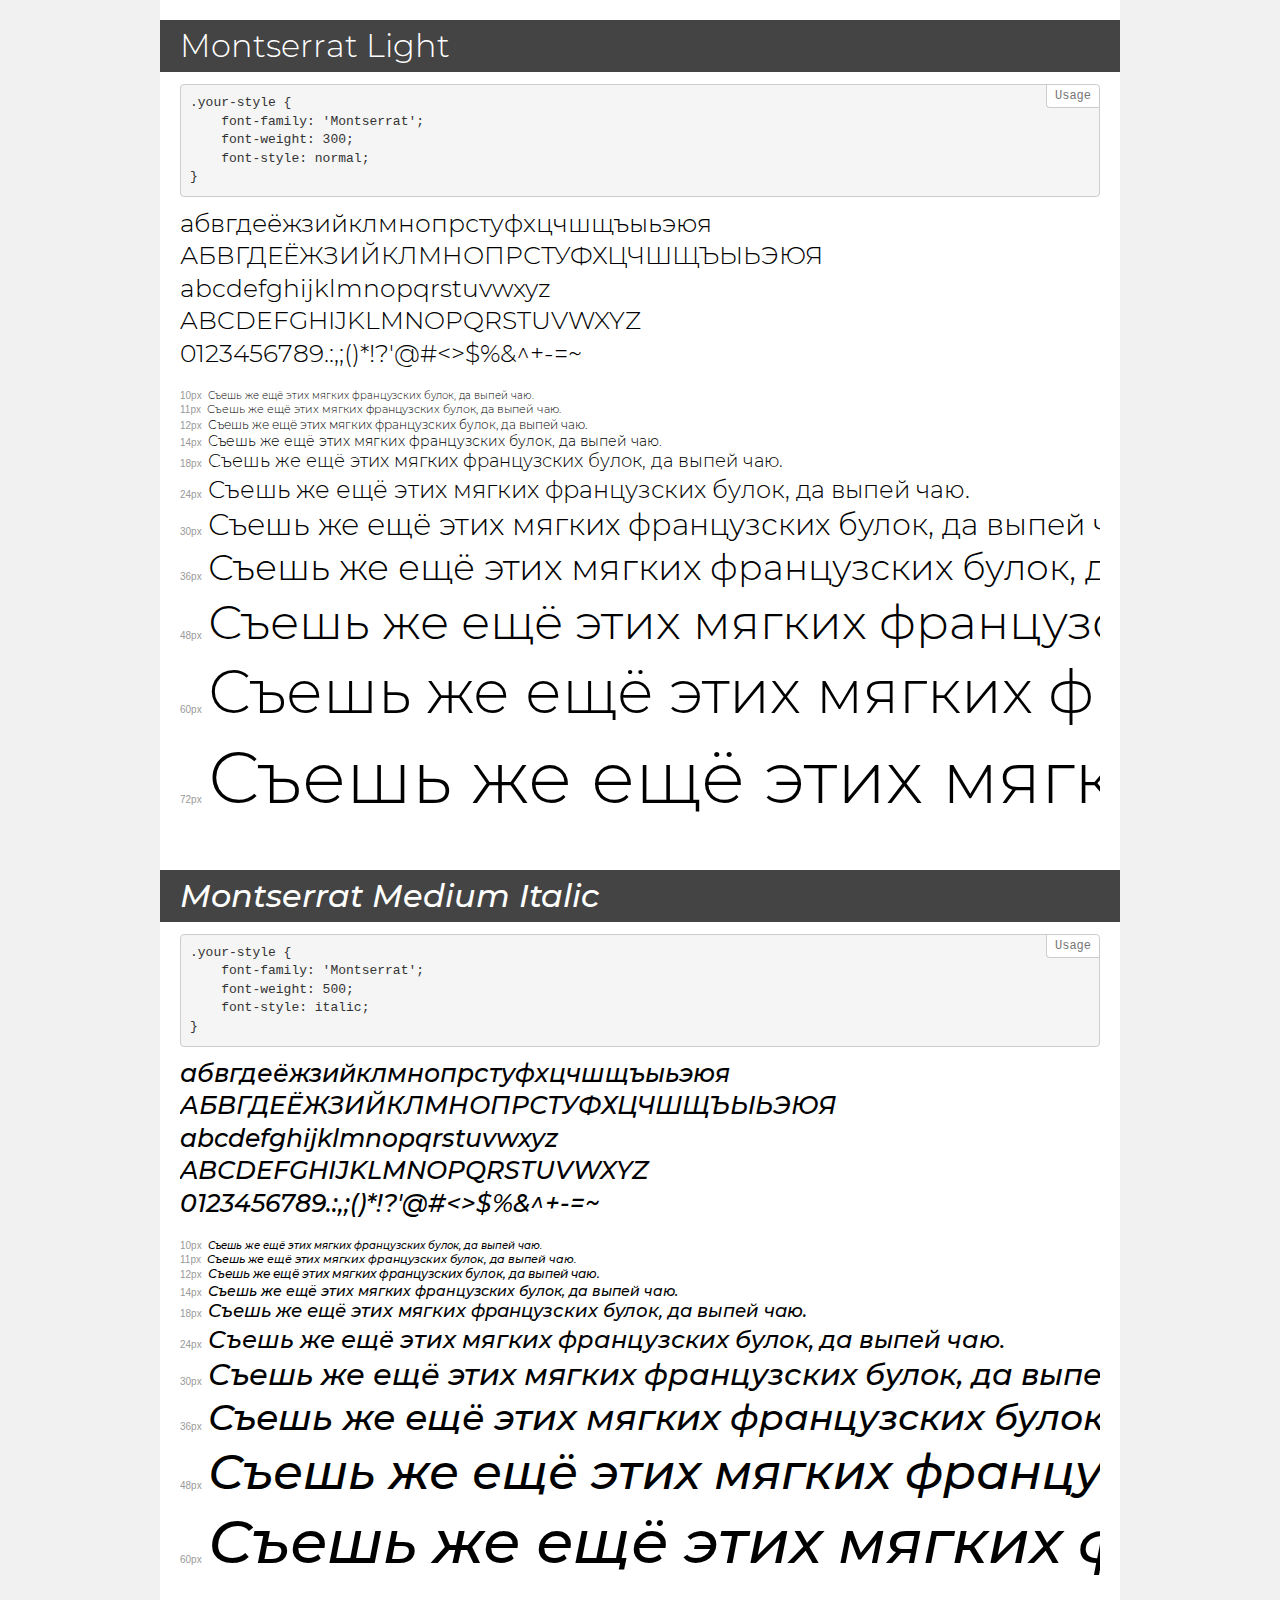
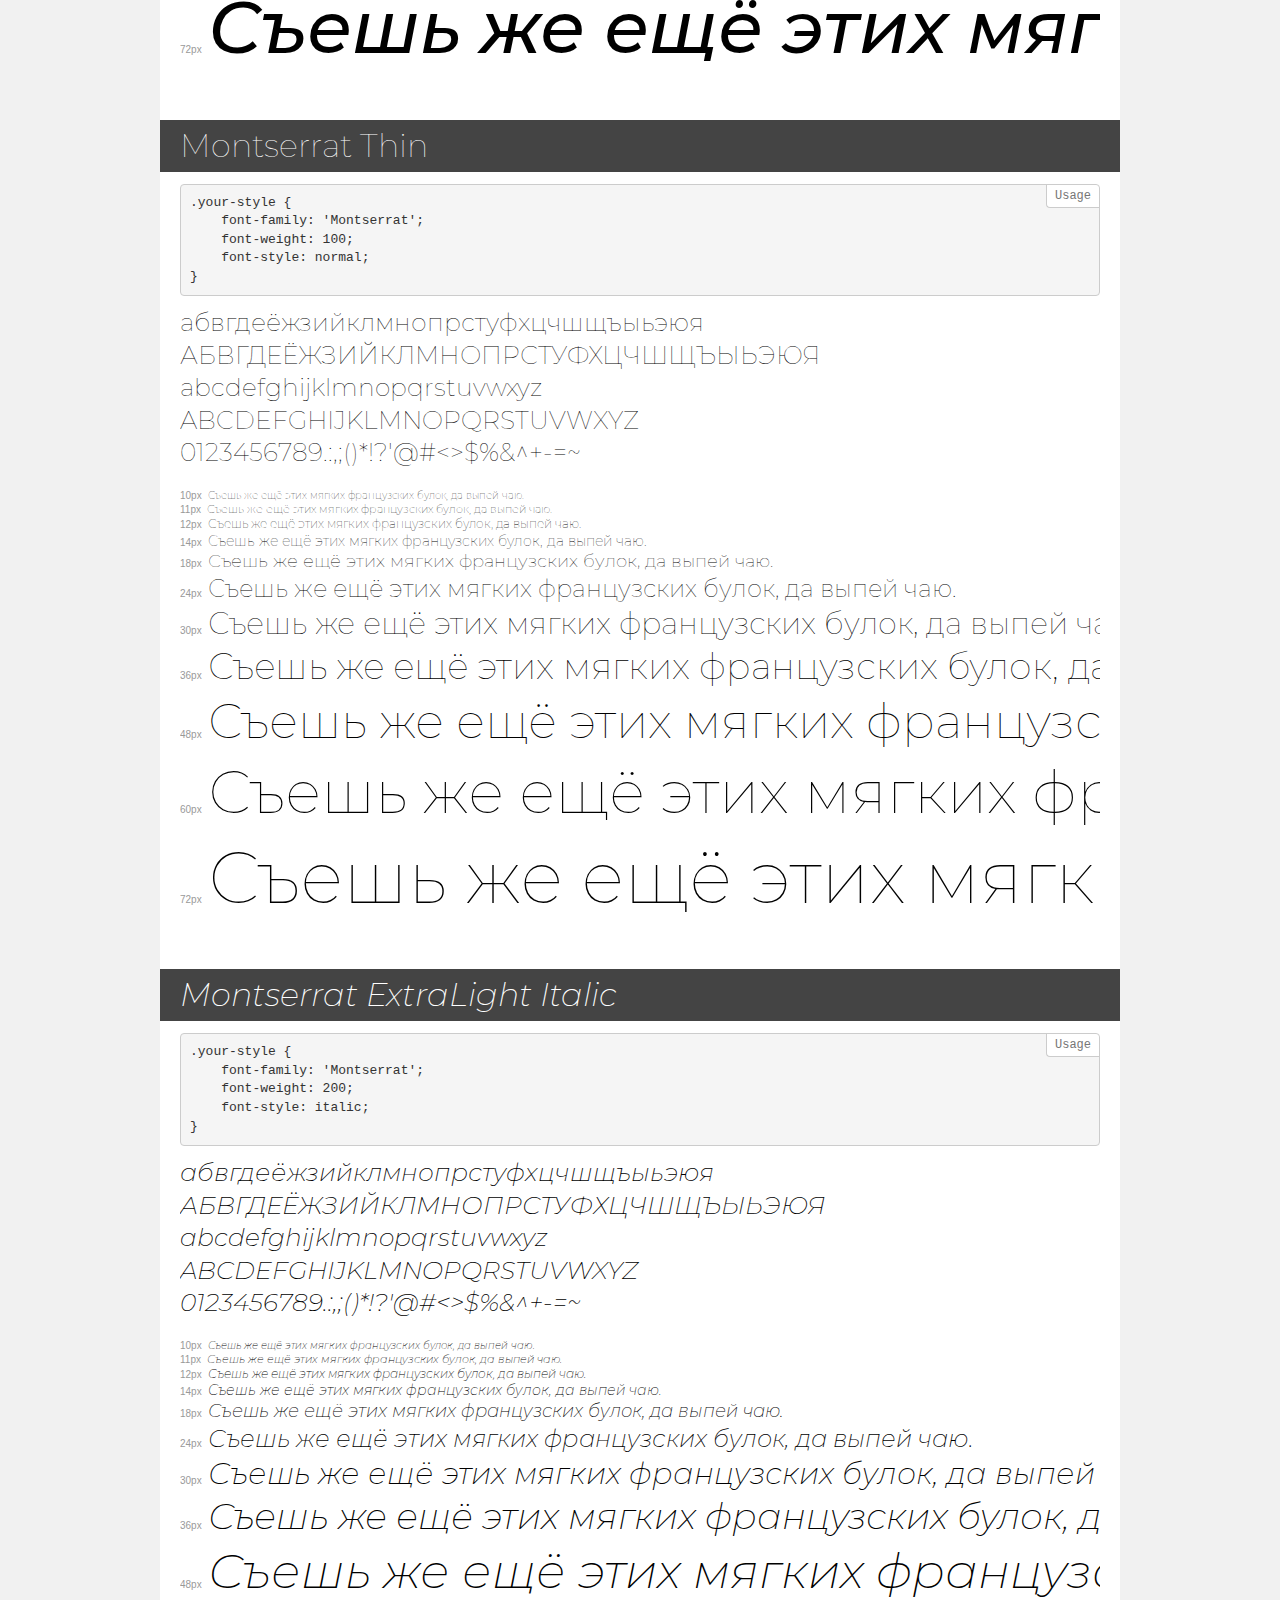
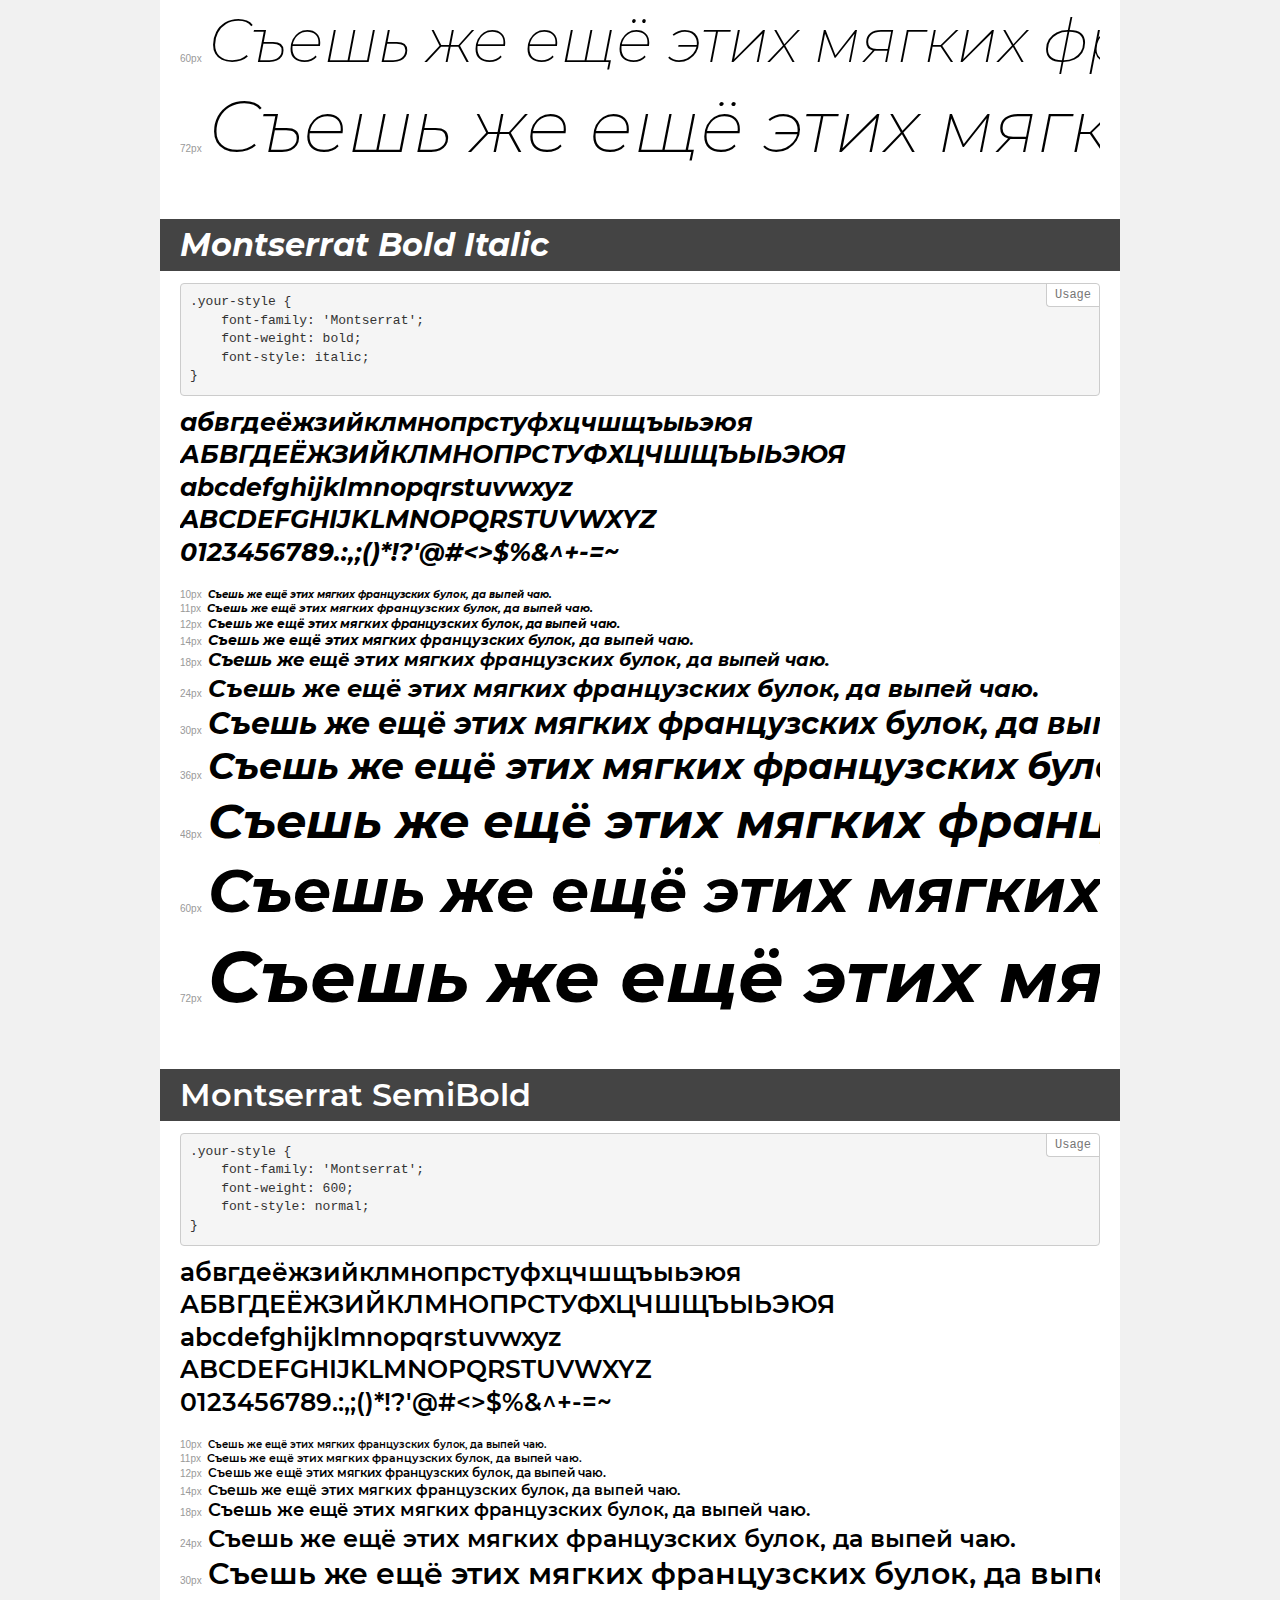
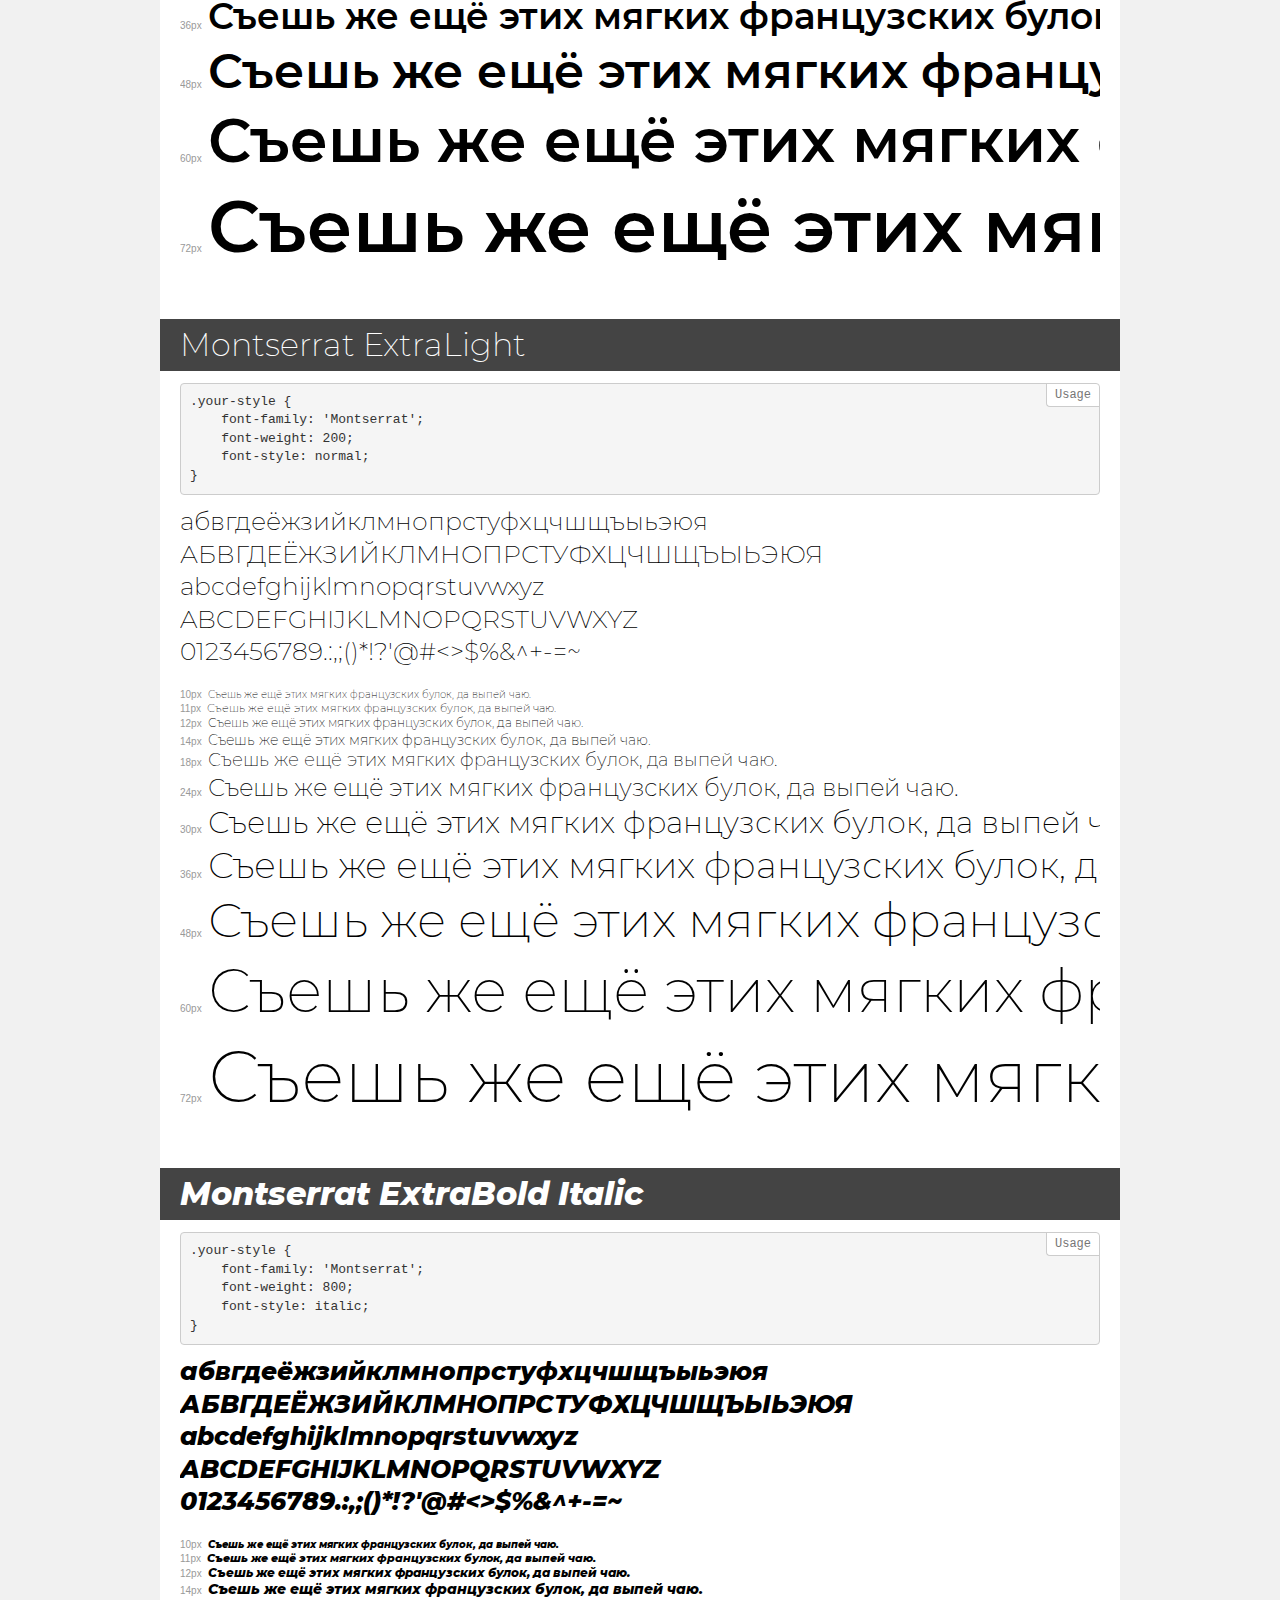
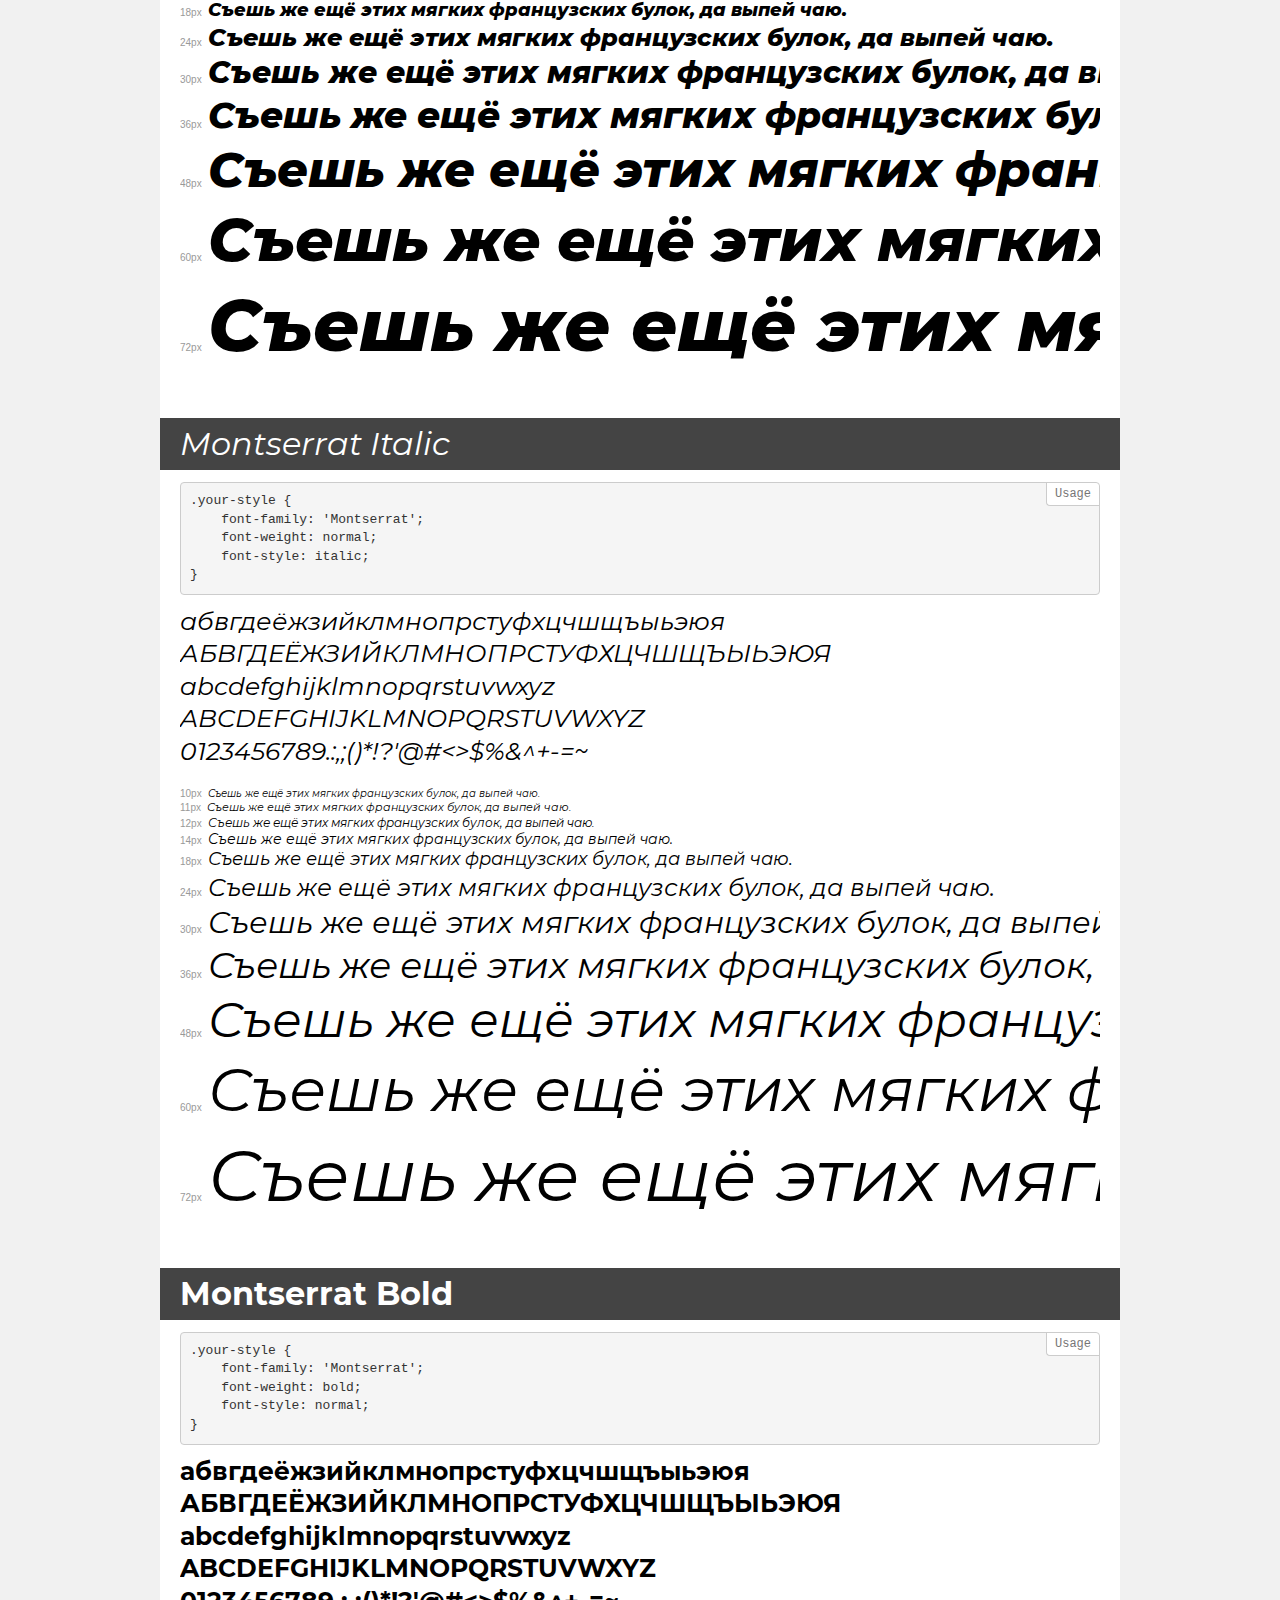
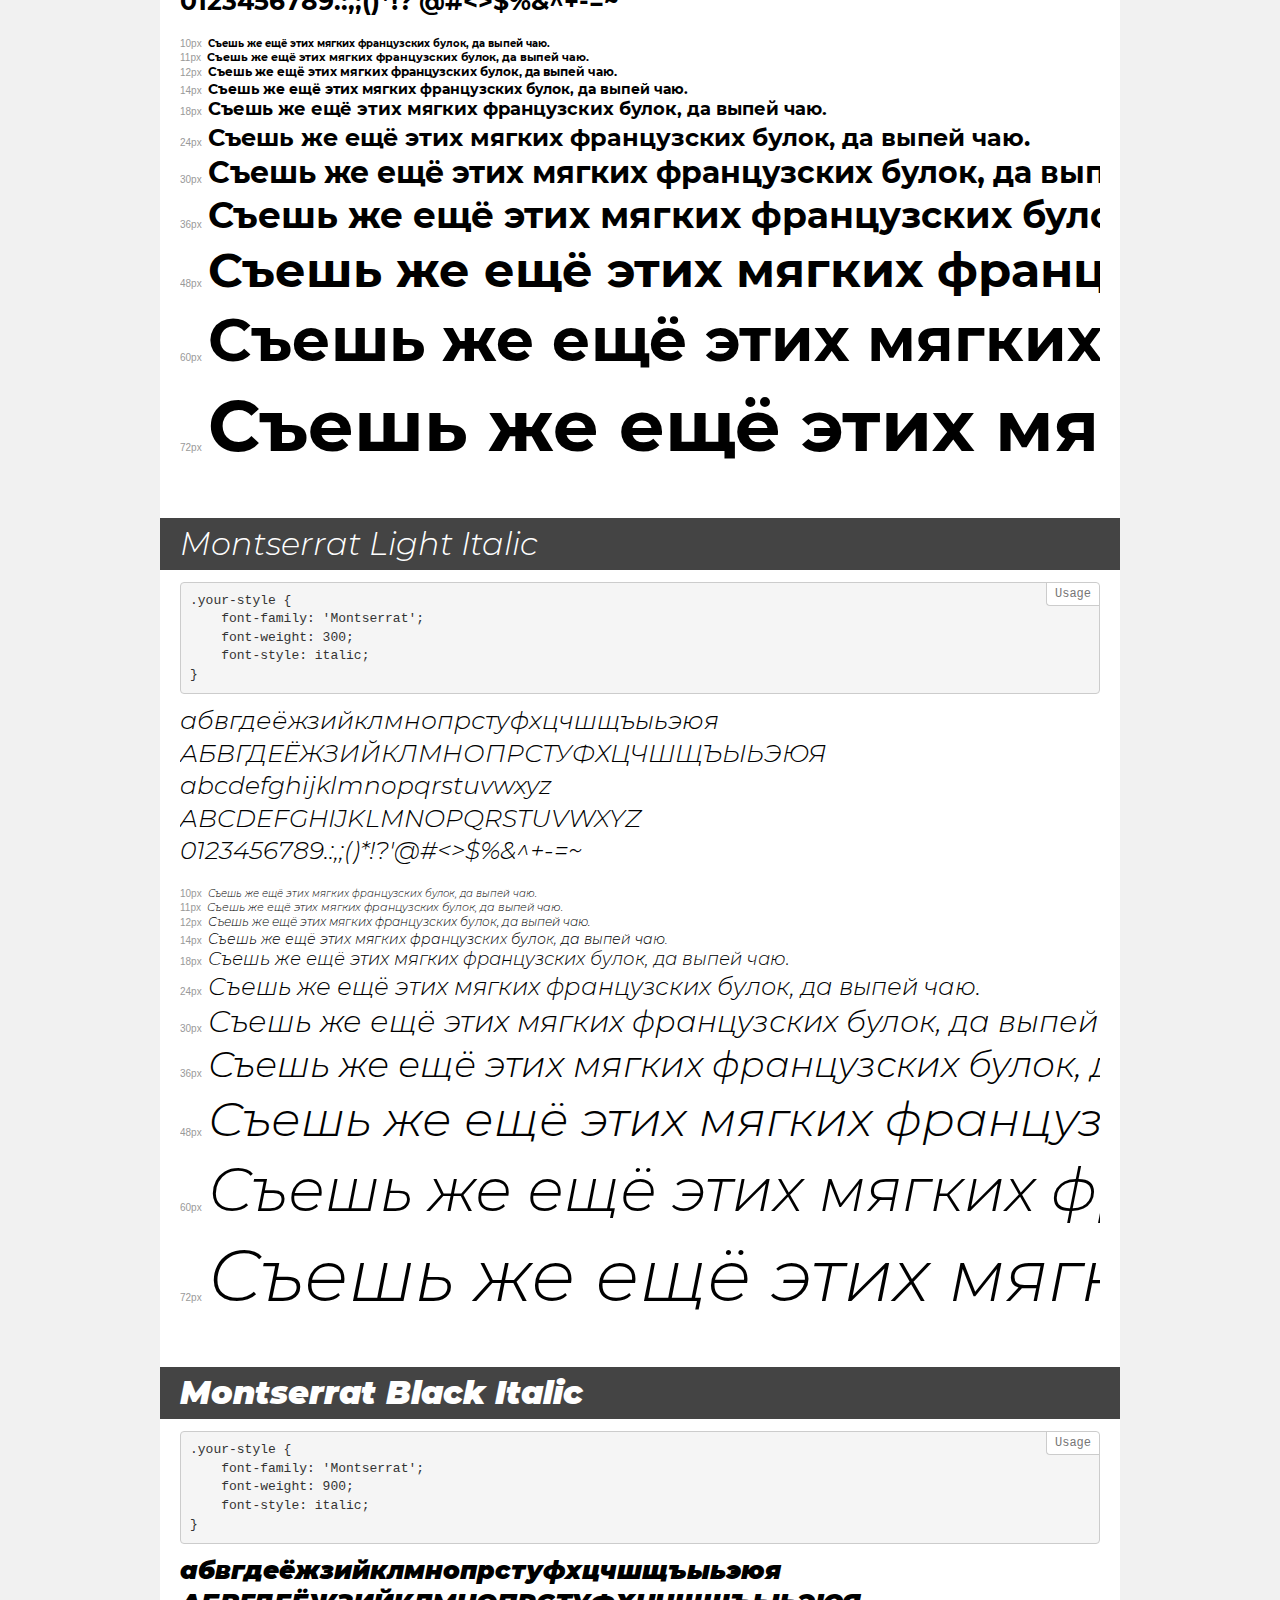
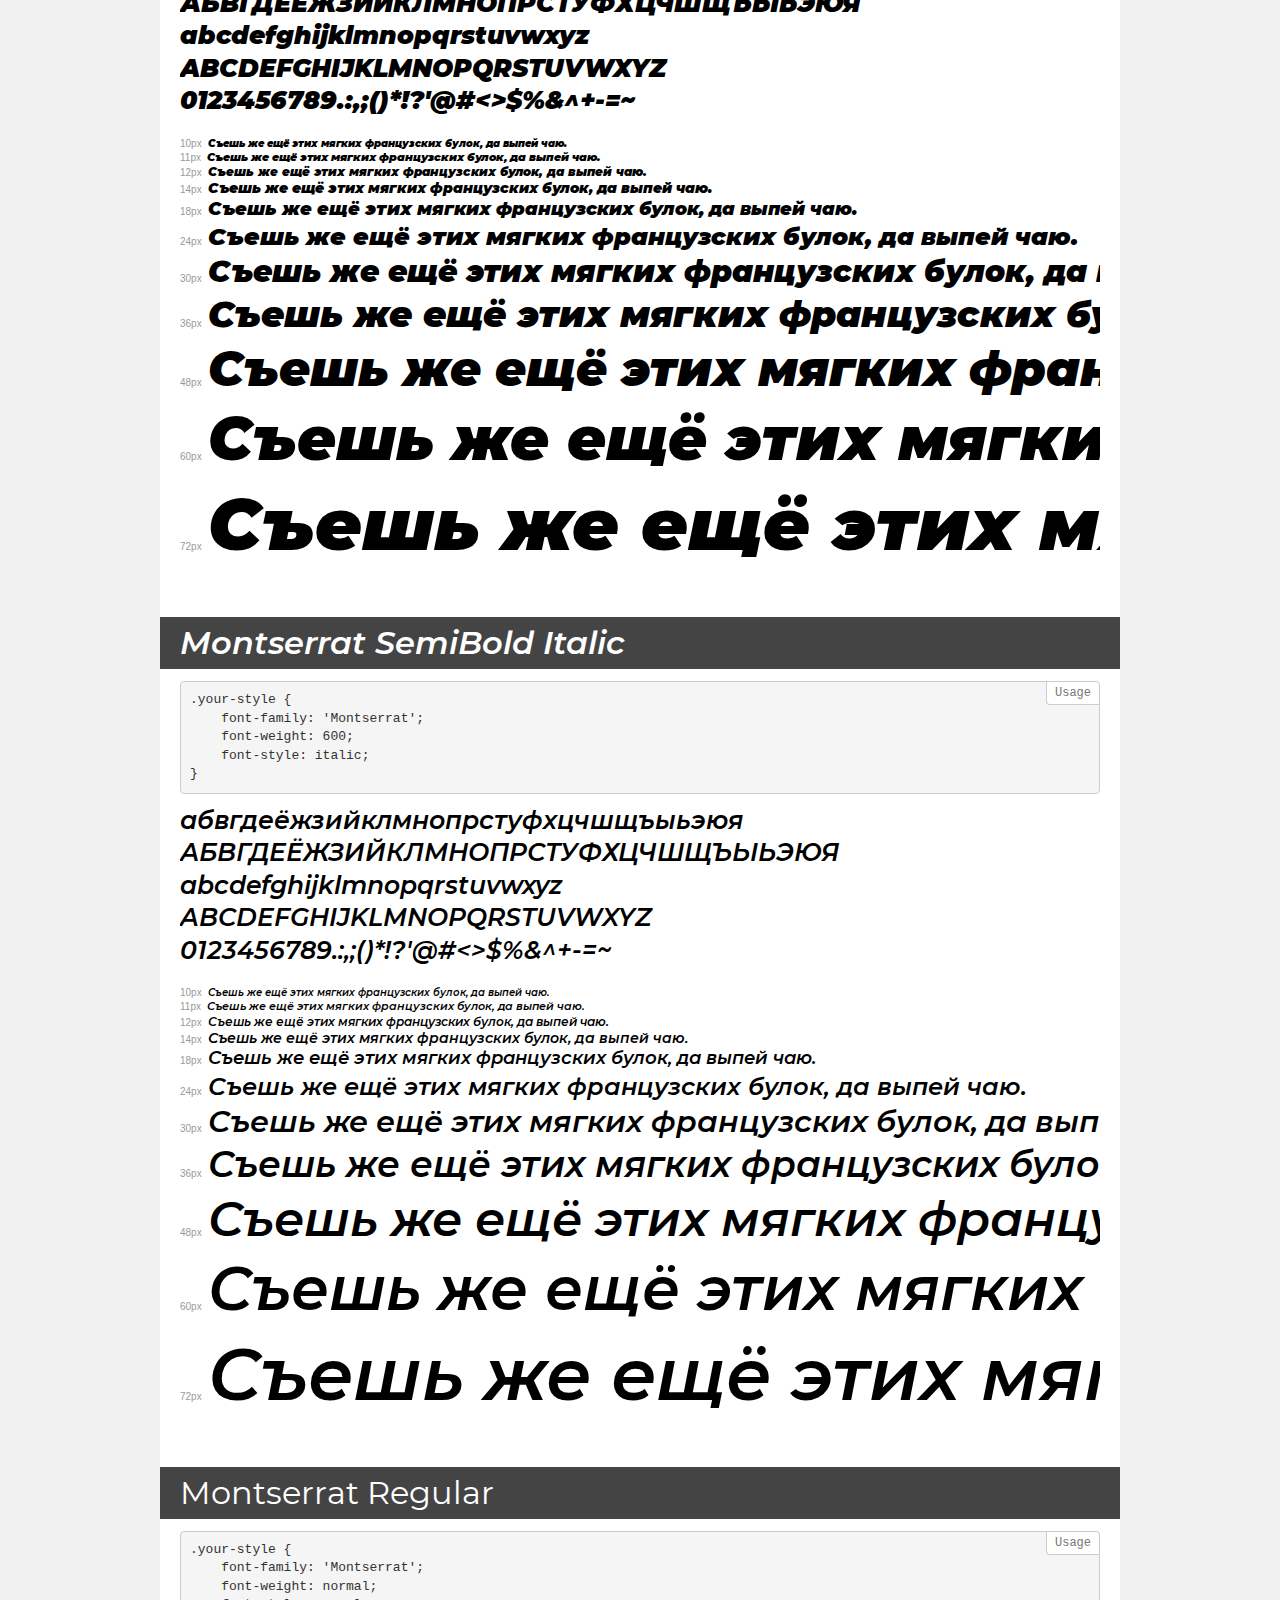
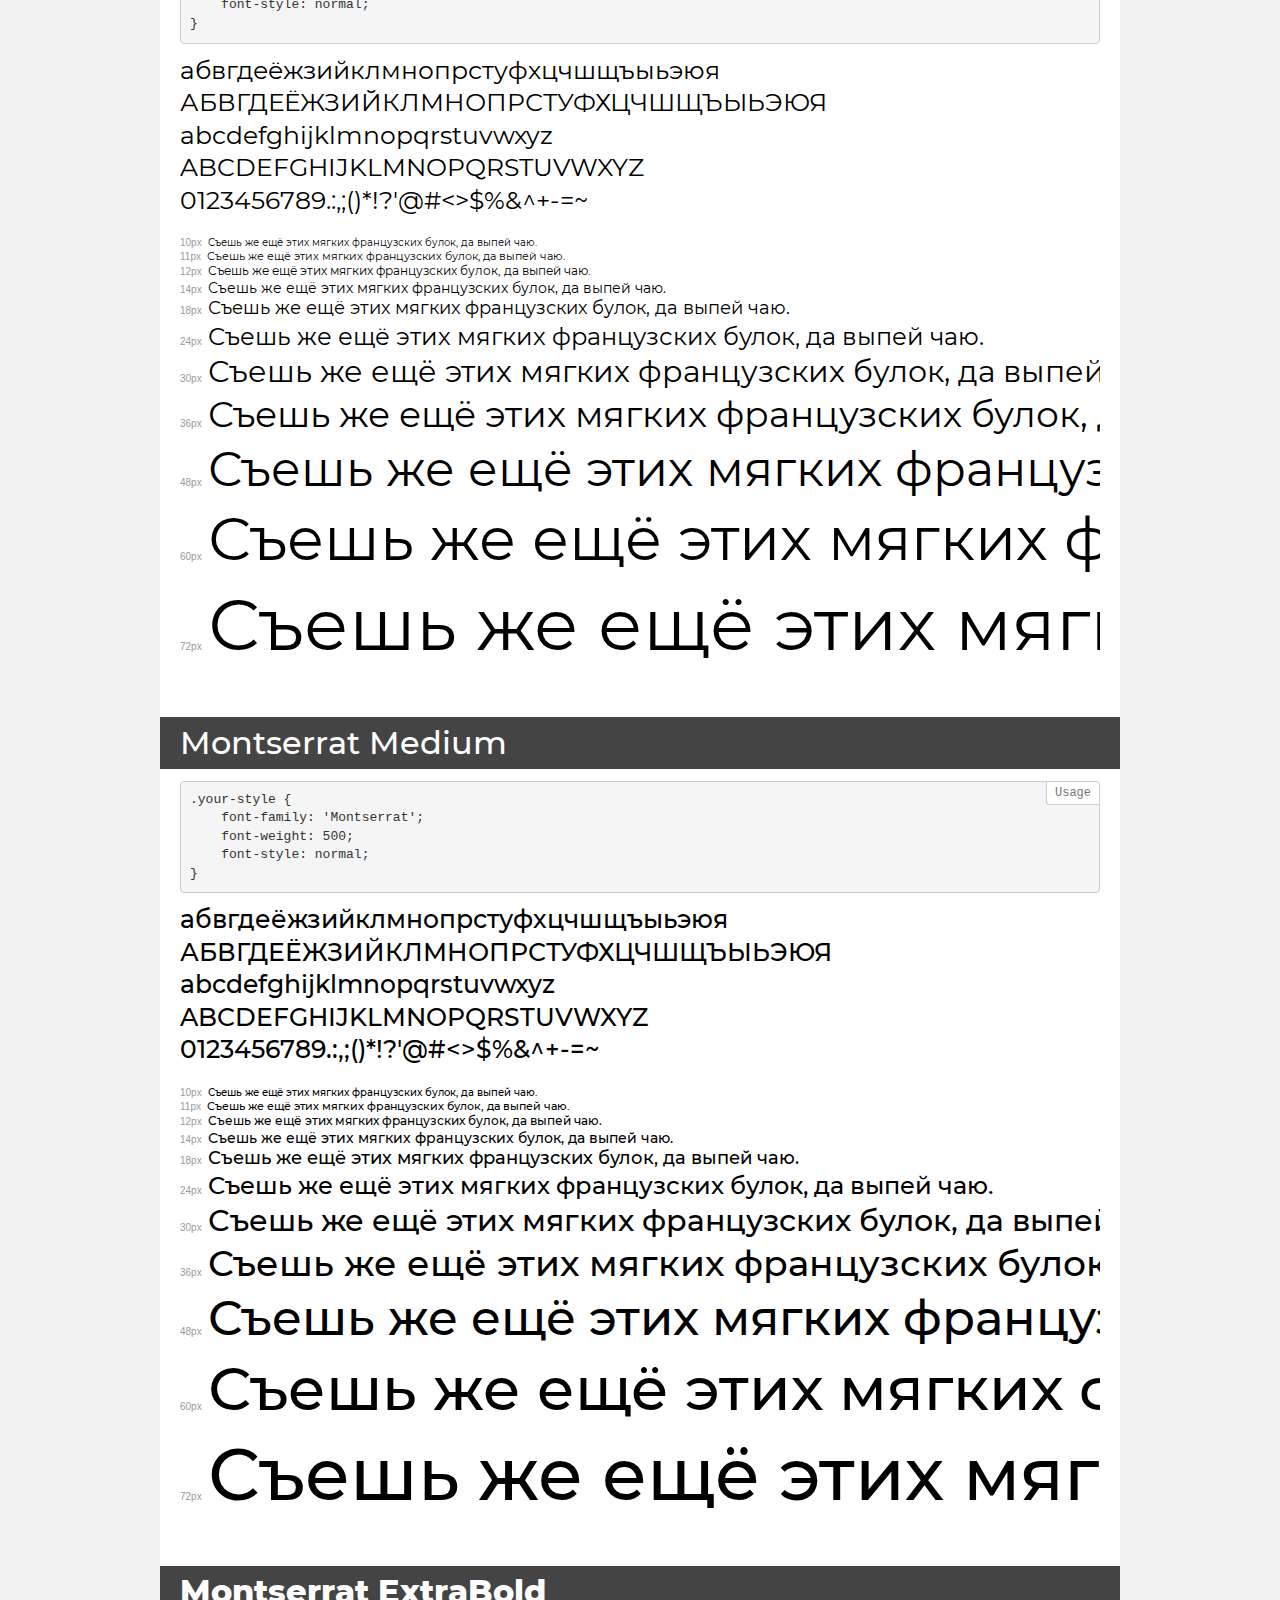
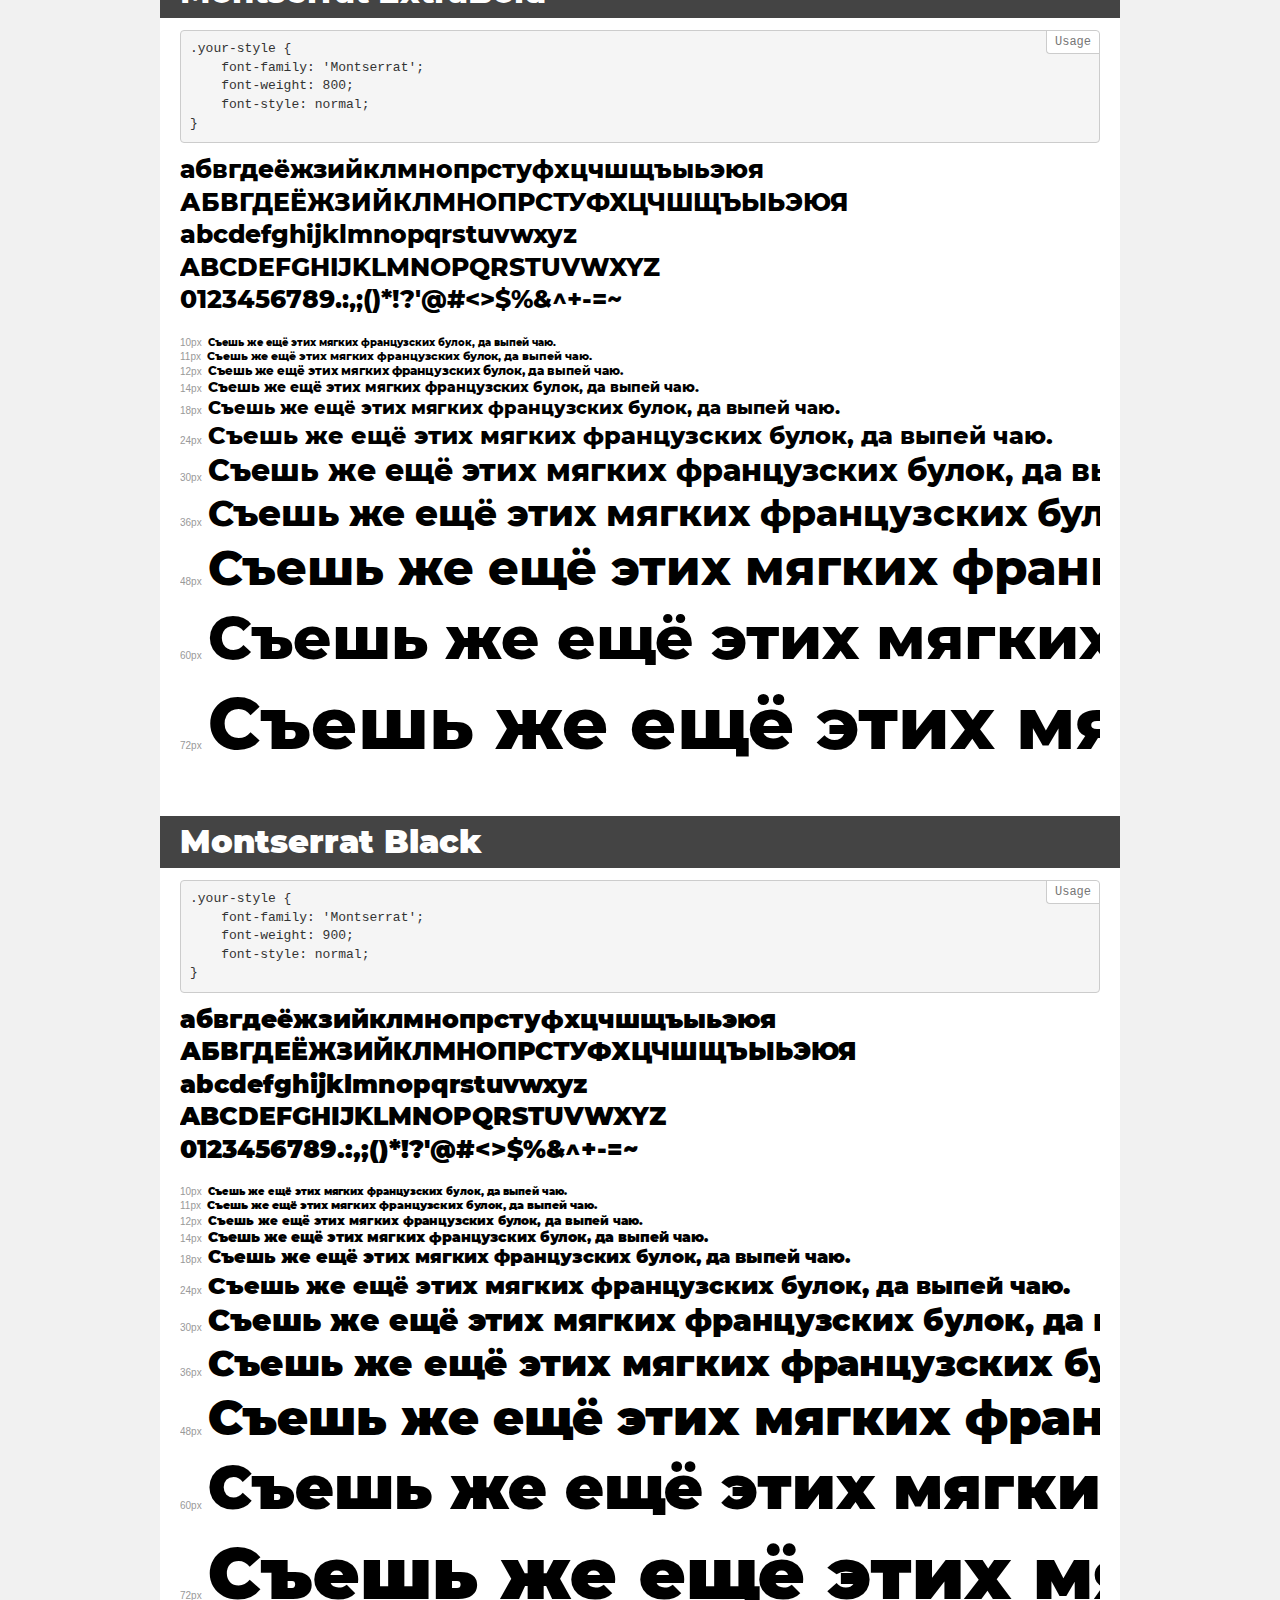
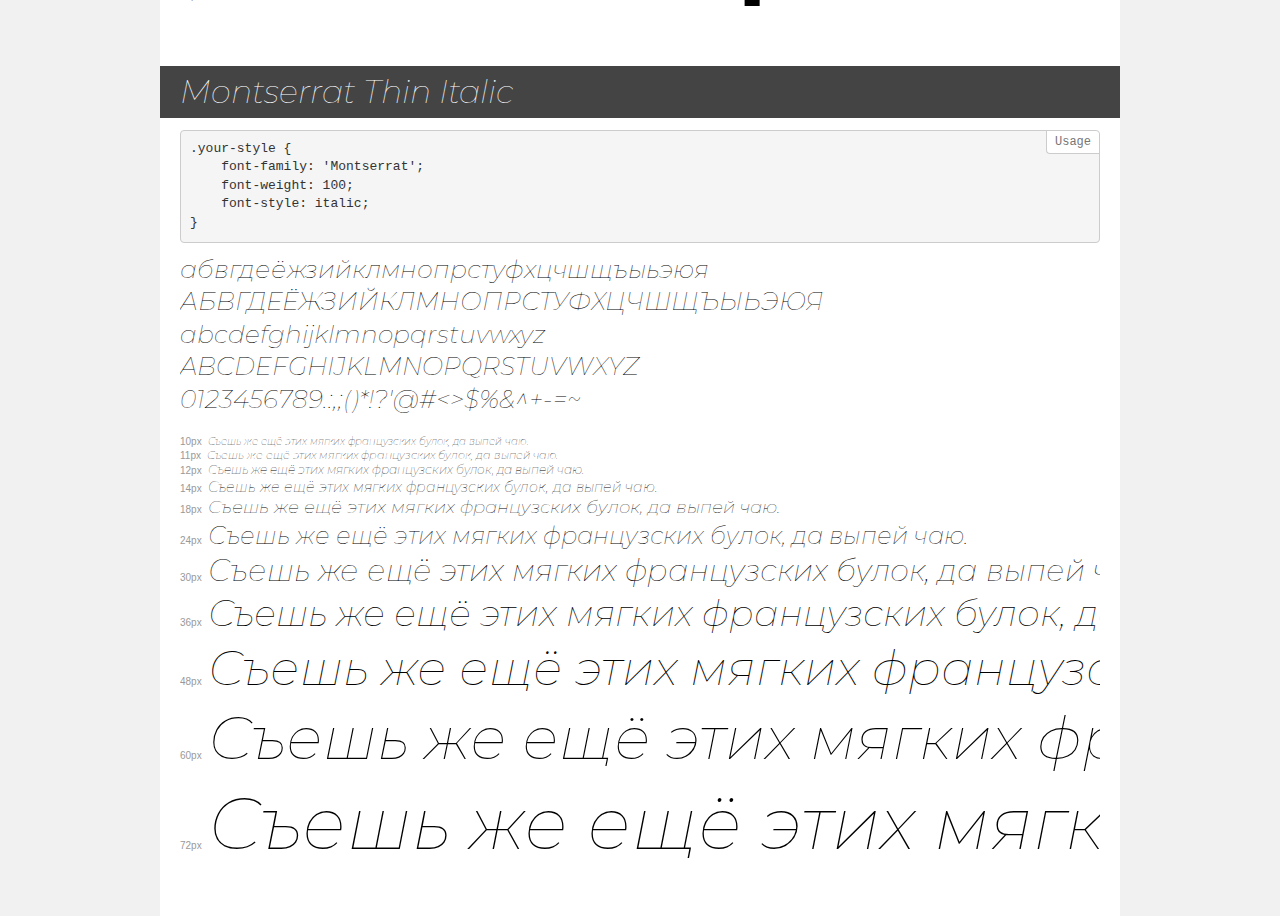
<file: src/fonts/Montserrat/demo.html>
<!DOCTYPE html>
<html>
<head>
	<meta charset="utf-8">
	<meta http-equiv="X-UA-Compatible" content="IE=edge">
	<meta name="viewport" content="width=device-width, initial-scale=1">
	<meta name="robots" content="noindex, noarchive">
	<title>Transfonter demo</title>
	<link href="stylesheet.css" rel="stylesheet">
	<style>
		/*
		http://meyerweb.com/eric/tools/css/reset/
		v2.0 | 20110126
		License: none (public domain)
		*/
		html, body, div, span, applet, object, iframe,
		h1, h2, h3, h4, h5, h6, p, blockquote, pre,
		a, abbr, acronym, address, big, cite, code,
		del, dfn, em, img, ins, kbd, q, s, samp,
		small, strike, strong, sub, sup, tt, var,
		b, u, i, center,
		dl, dt, dd, ol, ul, li,
		fieldset, form, label, legend,
		table, caption, tbody, tfoot, thead, tr, th, td,
		article, aside, canvas, details, embed,
		figure, figcaption, footer, header, hgroup,
		menu, nav, output, ruby, section, summary,
		time, mark, audio, video {
			margin: 0;
			padding: 0;
			border: 0;
			font-size: 100%;
			font: inherit;
			vertical-align: baseline;
		}
		/* HTML5 display-role reset for older browsers */
		article, aside, details, figcaption, figure,
		footer, header, hgroup, menu, nav, section {
			display: block;
		}
		body {
			line-height: 1;
		}
		ol, ul {
			list-style: none;
		}
		blockquote, q {
			quotes: none;
		}
		blockquote:before, blockquote:after,
		q:before, q:after {
			content: '';
			content: none;
		}
		table {
			border-collapse: collapse;
			border-spacing: 0;
		}
		/* common styles */
		body {
			background: #f1f1f1;
			color: #000;
		}
		.page {
			background: #fff;
			width: 920px;
			margin: 0 auto;
			padding: 20px 20px 0 20px;
			overflow: hidden;
		}
		.font-container {
			overflow-x: auto;
			overflow-y: hidden;
			margin-bottom: 40px;
			line-height: 1.3;
			white-space: nowrap;
			padding-bottom: 5px;
		}
		h1 {
			position: relative;
			background: #444;
			font-size: 32px;
			color: #fff;
			padding: 10px 20px;
			margin: 0 -20px 12px -20px;
		}
		.letters {
			font-size: 25px;
			margin-bottom: 20px;
		}
		.s10:before {
			content: '10px';
		}
		.s11:before {
			content: '11px';
		}
		.s12:before {
			content: '12px';
		}
		.s14:before {
			content: '14px';
		}
		.s18:before {
			content: '18px';
		}
		.s24:before {
			content: '24px';
		}
		.s30:before {
			content: '30px';
		}
		.s36:before {
			content: '36px';
		}
		.s48:before {
			content: '48px';
		}
		.s60:before {
			content: '60px';
		}
		.s72:before {
			content: '72px';
		}
		.s10:before, .s11:before, .s12:before, .s14:before,
		.s18:before, .s24:before, .s30:before, .s36:before,
		.s48:before, .s60:before, .s72:before {
			font-family: Arial, sans-serif;
			font-size: 10px;
			font-weight: normal;
			font-style: normal;
			color: #999;
			padding-right: 6px;
		}
		pre {
			display: block;
			position: relative;
			padding: 9px;
			margin: 0 0 10px;
			font-family: Monaco, Menlo, Consolas, "Courier New", monospace !important;
			font-size: 13px;
			line-height: 1.428571429;
			color: #333;
			font-weight: normal !important;
			font-style: normal !important;
			background-color: #f5f5f5;
			border: 1px solid #ccc;
			overflow-x: auto;
			border-radius: 4px;
		}
		pre:after {
			display: block;
			position: absolute;
			right: 0;
			top: 0;
			content: 'Usage';
			line-height: 1;
			padding: 5px 8px;
			font-size: 12px;
			color: #767676;
			background-color: #fff;
			border: 1px solid #ccc;
			border-right: none;
			border-top: none;
			border-radius: 0 4px 0 4px;
			z-index: 10;
		}
		/* responsive */
		@media (max-width: 959px) {
			.page {
				width: auto;
				margin: 0;
			}
		}
	</style>
</head>
<body>
<div class="page">
	<div class="demo" style="font-family: 'Montserrat'; font-weight: 300; font-style: normal;">
		<h1>Montserrat Light</h1>
		<pre>.your-style {
    font-family: 'Montserrat';
    font-weight: 300;
    font-style: normal;
}</pre>
		<div class="font-container">
			<p class="letters">
				абвгдеёжзийклмнопрстуфхцчшщъыьэюя <br />
				АБВГДЕЁЖЗИЙКЛМНОПРСТУФХЦЧШЩЪЫЬЭЮЯ <br />
				abcdefghijklmnopqrstuvwxyz <br />
				ABCDEFGHIJKLMNOPQRSTUVWXYZ <br />				0123456789.:,;()*!?'@#<>$%&^+-=~
			</p>
			<p class="s10" style="font-size: 10px;">Съешь же ещё этих мягких французских булок, да выпей чаю.</p>
			<p class="s11" style="font-size: 11px;">Съешь же ещё этих мягких французских булок, да выпей чаю.</p>
			<p class="s12" style="font-size: 12px;">Съешь же ещё этих мягких французских булок, да выпей чаю.</p>
			<p class="s14" style="font-size: 14px;">Съешь же ещё этих мягких французских булок, да выпей чаю.</p>
			<p class="s18" style="font-size: 18px;">Съешь же ещё этих мягких французских булок, да выпей чаю.</p>
			<p class="s24" style="font-size: 24px;">Съешь же ещё этих мягких французских булок, да выпей чаю.</p>
			<p class="s30" style="font-size: 30px;">Съешь же ещё этих мягких французских булок, да выпей чаю.</p>
			<p class="s36" style="font-size: 36px;">Съешь же ещё этих мягких французских булок, да выпей чаю.</p>
			<p class="s48" style="font-size: 48px;">Съешь же ещё этих мягких французских булок, да выпей чаю.</p>
			<p class="s60" style="font-size: 60px;">Съешь же ещё этих мягких французских булок, да выпей чаю.</p>
			<p class="s72" style="font-size: 72px;">Съешь же ещё этих мягких французских булок, да выпей чаю.</p>
		</div>
	</div>
	<div class="demo" style="font-family: 'Montserrat'; font-weight: 500; font-style: italic;">
		<h1>Montserrat Medium Italic</h1>
		<pre>.your-style {
    font-family: 'Montserrat';
    font-weight: 500;
    font-style: italic;
}</pre>
		<div class="font-container">
			<p class="letters">
				абвгдеёжзийклмнопрстуфхцчшщъыьэюя <br />
				АБВГДЕЁЖЗИЙКЛМНОПРСТУФХЦЧШЩЪЫЬЭЮЯ <br />
				abcdefghijklmnopqrstuvwxyz <br />
				ABCDEFGHIJKLMNOPQRSTUVWXYZ <br />				0123456789.:,;()*!?'@#<>$%&^+-=~
			</p>
			<p class="s10" style="font-size: 10px;">Съешь же ещё этих мягких французских булок, да выпей чаю.</p>
			<p class="s11" style="font-size: 11px;">Съешь же ещё этих мягких французских булок, да выпей чаю.</p>
			<p class="s12" style="font-size: 12px;">Съешь же ещё этих мягких французских булок, да выпей чаю.</p>
			<p class="s14" style="font-size: 14px;">Съешь же ещё этих мягких французских булок, да выпей чаю.</p>
			<p class="s18" style="font-size: 18px;">Съешь же ещё этих мягких французских булок, да выпей чаю.</p>
			<p class="s24" style="font-size: 24px;">Съешь же ещё этих мягких французских булок, да выпей чаю.</p>
			<p class="s30" style="font-size: 30px;">Съешь же ещё этих мягких французских булок, да выпей чаю.</p>
			<p class="s36" style="font-size: 36px;">Съешь же ещё этих мягких французских булок, да выпей чаю.</p>
			<p class="s48" style="font-size: 48px;">Съешь же ещё этих мягких французских булок, да выпей чаю.</p>
			<p class="s60" style="font-size: 60px;">Съешь же ещё этих мягких французских булок, да выпей чаю.</p>
			<p class="s72" style="font-size: 72px;">Съешь же ещё этих мягких французских булок, да выпей чаю.</p>
		</div>
	</div>
	<div class="demo" style="font-family: 'Montserrat'; font-weight: 100; font-style: normal;">
		<h1>Montserrat Thin</h1>
		<pre>.your-style {
    font-family: 'Montserrat';
    font-weight: 100;
    font-style: normal;
}</pre>
		<div class="font-container">
			<p class="letters">
				абвгдеёжзийклмнопрстуфхцчшщъыьэюя <br />
				АБВГДЕЁЖЗИЙКЛМНОПРСТУФХЦЧШЩЪЫЬЭЮЯ <br />
				abcdefghijklmnopqrstuvwxyz <br />
				ABCDEFGHIJKLMNOPQRSTUVWXYZ <br />				0123456789.:,;()*!?'@#<>$%&^+-=~
			</p>
			<p class="s10" style="font-size: 10px;">Съешь же ещё этих мягких французских булок, да выпей чаю.</p>
			<p class="s11" style="font-size: 11px;">Съешь же ещё этих мягких французских булок, да выпей чаю.</p>
			<p class="s12" style="font-size: 12px;">Съешь же ещё этих мягких французских булок, да выпей чаю.</p>
			<p class="s14" style="font-size: 14px;">Съешь же ещё этих мягких французских булок, да выпей чаю.</p>
			<p class="s18" style="font-size: 18px;">Съешь же ещё этих мягких французских булок, да выпей чаю.</p>
			<p class="s24" style="font-size: 24px;">Съешь же ещё этих мягких французских булок, да выпей чаю.</p>
			<p class="s30" style="font-size: 30px;">Съешь же ещё этих мягких французских булок, да выпей чаю.</p>
			<p class="s36" style="font-size: 36px;">Съешь же ещё этих мягких французских булок, да выпей чаю.</p>
			<p class="s48" style="font-size: 48px;">Съешь же ещё этих мягких французских булок, да выпей чаю.</p>
			<p class="s60" style="font-size: 60px;">Съешь же ещё этих мягких французских булок, да выпей чаю.</p>
			<p class="s72" style="font-size: 72px;">Съешь же ещё этих мягких французских булок, да выпей чаю.</p>
		</div>
	</div>
	<div class="demo" style="font-family: 'Montserrat'; font-weight: 200; font-style: italic;">
		<h1>Montserrat ExtraLight Italic</h1>
		<pre>.your-style {
    font-family: 'Montserrat';
    font-weight: 200;
    font-style: italic;
}</pre>
		<div class="font-container">
			<p class="letters">
				абвгдеёжзийклмнопрстуфхцчшщъыьэюя <br />
				АБВГДЕЁЖЗИЙКЛМНОПРСТУФХЦЧШЩЪЫЬЭЮЯ <br />
				abcdefghijklmnopqrstuvwxyz <br />
				ABCDEFGHIJKLMNOPQRSTUVWXYZ <br />				0123456789.:,;()*!?'@#<>$%&^+-=~
			</p>
			<p class="s10" style="font-size: 10px;">Съешь же ещё этих мягких французских булок, да выпей чаю.</p>
			<p class="s11" style="font-size: 11px;">Съешь же ещё этих мягких французских булок, да выпей чаю.</p>
			<p class="s12" style="font-size: 12px;">Съешь же ещё этих мягких французских булок, да выпей чаю.</p>
			<p class="s14" style="font-size: 14px;">Съешь же ещё этих мягких французских булок, да выпей чаю.</p>
			<p class="s18" style="font-size: 18px;">Съешь же ещё этих мягких французских булок, да выпей чаю.</p>
			<p class="s24" style="font-size: 24px;">Съешь же ещё этих мягких французских булок, да выпей чаю.</p>
			<p class="s30" style="font-size: 30px;">Съешь же ещё этих мягких французских булок, да выпей чаю.</p>
			<p class="s36" style="font-size: 36px;">Съешь же ещё этих мягких французских булок, да выпей чаю.</p>
			<p class="s48" style="font-size: 48px;">Съешь же ещё этих мягких французских булок, да выпей чаю.</p>
			<p class="s60" style="font-size: 60px;">Съешь же ещё этих мягких французских булок, да выпей чаю.</p>
			<p class="s72" style="font-size: 72px;">Съешь же ещё этих мягких французских булок, да выпей чаю.</p>
		</div>
	</div>
	<div class="demo" style="font-family: 'Montserrat'; font-weight: bold; font-style: italic;">
		<h1>Montserrat Bold Italic</h1>
		<pre>.your-style {
    font-family: 'Montserrat';
    font-weight: bold;
    font-style: italic;
}</pre>
		<div class="font-container">
			<p class="letters">
				абвгдеёжзийклмнопрстуфхцчшщъыьэюя <br />
				АБВГДЕЁЖЗИЙКЛМНОПРСТУФХЦЧШЩЪЫЬЭЮЯ <br />
				abcdefghijklmnopqrstuvwxyz <br />
				ABCDEFGHIJKLMNOPQRSTUVWXYZ <br />				0123456789.:,;()*!?'@#<>$%&^+-=~
			</p>
			<p class="s10" style="font-size: 10px;">Съешь же ещё этих мягких французских булок, да выпей чаю.</p>
			<p class="s11" style="font-size: 11px;">Съешь же ещё этих мягких французских булок, да выпей чаю.</p>
			<p class="s12" style="font-size: 12px;">Съешь же ещё этих мягких французских булок, да выпей чаю.</p>
			<p class="s14" style="font-size: 14px;">Съешь же ещё этих мягких французских булок, да выпей чаю.</p>
			<p class="s18" style="font-size: 18px;">Съешь же ещё этих мягких французских булок, да выпей чаю.</p>
			<p class="s24" style="font-size: 24px;">Съешь же ещё этих мягких французских булок, да выпей чаю.</p>
			<p class="s30" style="font-size: 30px;">Съешь же ещё этих мягких французских булок, да выпей чаю.</p>
			<p class="s36" style="font-size: 36px;">Съешь же ещё этих мягких французских булок, да выпей чаю.</p>
			<p class="s48" style="font-size: 48px;">Съешь же ещё этих мягких французских булок, да выпей чаю.</p>
			<p class="s60" style="font-size: 60px;">Съешь же ещё этих мягких французских булок, да выпей чаю.</p>
			<p class="s72" style="font-size: 72px;">Съешь же ещё этих мягких французских булок, да выпей чаю.</p>
		</div>
	</div>
	<div class="demo" style="font-family: 'Montserrat'; font-weight: 600; font-style: normal;">
		<h1>Montserrat SemiBold</h1>
		<pre>.your-style {
    font-family: 'Montserrat';
    font-weight: 600;
    font-style: normal;
}</pre>
		<div class="font-container">
			<p class="letters">
				абвгдеёжзийклмнопрстуфхцчшщъыьэюя <br />
				АБВГДЕЁЖЗИЙКЛМНОПРСТУФХЦЧШЩЪЫЬЭЮЯ <br />
				abcdefghijklmnopqrstuvwxyz <br />
				ABCDEFGHIJKLMNOPQRSTUVWXYZ <br />				0123456789.:,;()*!?'@#<>$%&^+-=~
			</p>
			<p class="s10" style="font-size: 10px;">Съешь же ещё этих мягких французских булок, да выпей чаю.</p>
			<p class="s11" style="font-size: 11px;">Съешь же ещё этих мягких французских булок, да выпей чаю.</p>
			<p class="s12" style="font-size: 12px;">Съешь же ещё этих мягких французских булок, да выпей чаю.</p>
			<p class="s14" style="font-size: 14px;">Съешь же ещё этих мягких французских булок, да выпей чаю.</p>
			<p class="s18" style="font-size: 18px;">Съешь же ещё этих мягких французских булок, да выпей чаю.</p>
			<p class="s24" style="font-size: 24px;">Съешь же ещё этих мягких французских булок, да выпей чаю.</p>
			<p class="s30" style="font-size: 30px;">Съешь же ещё этих мягких французских булок, да выпей чаю.</p>
			<p class="s36" style="font-size: 36px;">Съешь же ещё этих мягких французских булок, да выпей чаю.</p>
			<p class="s48" style="font-size: 48px;">Съешь же ещё этих мягких французских булок, да выпей чаю.</p>
			<p class="s60" style="font-size: 60px;">Съешь же ещё этих мягких французских булок, да выпей чаю.</p>
			<p class="s72" style="font-size: 72px;">Съешь же ещё этих мягких французских булок, да выпей чаю.</p>
		</div>
	</div>
	<div class="demo" style="font-family: 'Montserrat'; font-weight: 200; font-style: normal;">
		<h1>Montserrat ExtraLight</h1>
		<pre>.your-style {
    font-family: 'Montserrat';
    font-weight: 200;
    font-style: normal;
}</pre>
		<div class="font-container">
			<p class="letters">
				абвгдеёжзийклмнопрстуфхцчшщъыьэюя <br />
				АБВГДЕЁЖЗИЙКЛМНОПРСТУФХЦЧШЩЪЫЬЭЮЯ <br />
				abcdefghijklmnopqrstuvwxyz <br />
				ABCDEFGHIJKLMNOPQRSTUVWXYZ <br />				0123456789.:,;()*!?'@#<>$%&^+-=~
			</p>
			<p class="s10" style="font-size: 10px;">Съешь же ещё этих мягких французских булок, да выпей чаю.</p>
			<p class="s11" style="font-size: 11px;">Съешь же ещё этих мягких французских булок, да выпей чаю.</p>
			<p class="s12" style="font-size: 12px;">Съешь же ещё этих мягких французских булок, да выпей чаю.</p>
			<p class="s14" style="font-size: 14px;">Съешь же ещё этих мягких французских булок, да выпей чаю.</p>
			<p class="s18" style="font-size: 18px;">Съешь же ещё этих мягких французских булок, да выпей чаю.</p>
			<p class="s24" style="font-size: 24px;">Съешь же ещё этих мягких французских булок, да выпей чаю.</p>
			<p class="s30" style="font-size: 30px;">Съешь же ещё этих мягких французских булок, да выпей чаю.</p>
			<p class="s36" style="font-size: 36px;">Съешь же ещё этих мягких французских булок, да выпей чаю.</p>
			<p class="s48" style="font-size: 48px;">Съешь же ещё этих мягких французских булок, да выпей чаю.</p>
			<p class="s60" style="font-size: 60px;">Съешь же ещё этих мягких французских булок, да выпей чаю.</p>
			<p class="s72" style="font-size: 72px;">Съешь же ещё этих мягких французских булок, да выпей чаю.</p>
		</div>
	</div>
	<div class="demo" style="font-family: 'Montserrat'; font-weight: 800; font-style: italic;">
		<h1>Montserrat ExtraBold Italic</h1>
		<pre>.your-style {
    font-family: 'Montserrat';
    font-weight: 800;
    font-style: italic;
}</pre>
		<div class="font-container">
			<p class="letters">
				абвгдеёжзийклмнопрстуфхцчшщъыьэюя <br />
				АБВГДЕЁЖЗИЙКЛМНОПРСТУФХЦЧШЩЪЫЬЭЮЯ <br />
				abcdefghijklmnopqrstuvwxyz <br />
				ABCDEFGHIJKLMNOPQRSTUVWXYZ <br />				0123456789.:,;()*!?'@#<>$%&^+-=~
			</p>
			<p class="s10" style="font-size: 10px;">Съешь же ещё этих мягких французских булок, да выпей чаю.</p>
			<p class="s11" style="font-size: 11px;">Съешь же ещё этих мягких французских булок, да выпей чаю.</p>
			<p class="s12" style="font-size: 12px;">Съешь же ещё этих мягких французских булок, да выпей чаю.</p>
			<p class="s14" style="font-size: 14px;">Съешь же ещё этих мягких французских булок, да выпей чаю.</p>
			<p class="s18" style="font-size: 18px;">Съешь же ещё этих мягких французских булок, да выпей чаю.</p>
			<p class="s24" style="font-size: 24px;">Съешь же ещё этих мягких французских булок, да выпей чаю.</p>
			<p class="s30" style="font-size: 30px;">Съешь же ещё этих мягких французских булок, да выпей чаю.</p>
			<p class="s36" style="font-size: 36px;">Съешь же ещё этих мягких французских булок, да выпей чаю.</p>
			<p class="s48" style="font-size: 48px;">Съешь же ещё этих мягких французских булок, да выпей чаю.</p>
			<p class="s60" style="font-size: 60px;">Съешь же ещё этих мягких французских булок, да выпей чаю.</p>
			<p class="s72" style="font-size: 72px;">Съешь же ещё этих мягких французских булок, да выпей чаю.</p>
		</div>
	</div>
	<div class="demo" style="font-family: 'Montserrat'; font-weight: normal; font-style: italic;">
		<h1>Montserrat Italic</h1>
		<pre>.your-style {
    font-family: 'Montserrat';
    font-weight: normal;
    font-style: italic;
}</pre>
		<div class="font-container">
			<p class="letters">
				абвгдеёжзийклмнопрстуфхцчшщъыьэюя <br />
				АБВГДЕЁЖЗИЙКЛМНОПРСТУФХЦЧШЩЪЫЬЭЮЯ <br />
				abcdefghijklmnopqrstuvwxyz <br />
				ABCDEFGHIJKLMNOPQRSTUVWXYZ <br />				0123456789.:,;()*!?'@#<>$%&^+-=~
			</p>
			<p class="s10" style="font-size: 10px;">Съешь же ещё этих мягких французских булок, да выпей чаю.</p>
			<p class="s11" style="font-size: 11px;">Съешь же ещё этих мягких французских булок, да выпей чаю.</p>
			<p class="s12" style="font-size: 12px;">Съешь же ещё этих мягких французских булок, да выпей чаю.</p>
			<p class="s14" style="font-size: 14px;">Съешь же ещё этих мягких французских булок, да выпей чаю.</p>
			<p class="s18" style="font-size: 18px;">Съешь же ещё этих мягких французских булок, да выпей чаю.</p>
			<p class="s24" style="font-size: 24px;">Съешь же ещё этих мягких французских булок, да выпей чаю.</p>
			<p class="s30" style="font-size: 30px;">Съешь же ещё этих мягких французских булок, да выпей чаю.</p>
			<p class="s36" style="font-size: 36px;">Съешь же ещё этих мягких французских булок, да выпей чаю.</p>
			<p class="s48" style="font-size: 48px;">Съешь же ещё этих мягких французских булок, да выпей чаю.</p>
			<p class="s60" style="font-size: 60px;">Съешь же ещё этих мягких французских булок, да выпей чаю.</p>
			<p class="s72" style="font-size: 72px;">Съешь же ещё этих мягких французских булок, да выпей чаю.</p>
		</div>
	</div>
	<div class="demo" style="font-family: 'Montserrat'; font-weight: bold; font-style: normal;">
		<h1>Montserrat Bold</h1>
		<pre>.your-style {
    font-family: 'Montserrat';
    font-weight: bold;
    font-style: normal;
}</pre>
		<div class="font-container">
			<p class="letters">
				абвгдеёжзийклмнопрстуфхцчшщъыьэюя <br />
				АБВГДЕЁЖЗИЙКЛМНОПРСТУФХЦЧШЩЪЫЬЭЮЯ <br />
				abcdefghijklmnopqrstuvwxyz <br />
				ABCDEFGHIJKLMNOPQRSTUVWXYZ <br />				0123456789.:,;()*!?'@#<>$%&^+-=~
			</p>
			<p class="s10" style="font-size: 10px;">Съешь же ещё этих мягких французских булок, да выпей чаю.</p>
			<p class="s11" style="font-size: 11px;">Съешь же ещё этих мягких французских булок, да выпей чаю.</p>
			<p class="s12" style="font-size: 12px;">Съешь же ещё этих мягких французских булок, да выпей чаю.</p>
			<p class="s14" style="font-size: 14px;">Съешь же ещё этих мягких французских булок, да выпей чаю.</p>
			<p class="s18" style="font-size: 18px;">Съешь же ещё этих мягких французских булок, да выпей чаю.</p>
			<p class="s24" style="font-size: 24px;">Съешь же ещё этих мягких французских булок, да выпей чаю.</p>
			<p class="s30" style="font-size: 30px;">Съешь же ещё этих мягких французских булок, да выпей чаю.</p>
			<p class="s36" style="font-size: 36px;">Съешь же ещё этих мягких французских булок, да выпей чаю.</p>
			<p class="s48" style="font-size: 48px;">Съешь же ещё этих мягких французских булок, да выпей чаю.</p>
			<p class="s60" style="font-size: 60px;">Съешь же ещё этих мягких французских булок, да выпей чаю.</p>
			<p class="s72" style="font-size: 72px;">Съешь же ещё этих мягких французских булок, да выпей чаю.</p>
		</div>
	</div>
	<div class="demo" style="font-family: 'Montserrat'; font-weight: 300; font-style: italic;">
		<h1>Montserrat Light Italic</h1>
		<pre>.your-style {
    font-family: 'Montserrat';
    font-weight: 300;
    font-style: italic;
}</pre>
		<div class="font-container">
			<p class="letters">
				абвгдеёжзийклмнопрстуфхцчшщъыьэюя <br />
				АБВГДЕЁЖЗИЙКЛМНОПРСТУФХЦЧШЩЪЫЬЭЮЯ <br />
				abcdefghijklmnopqrstuvwxyz <br />
				ABCDEFGHIJKLMNOPQRSTUVWXYZ <br />				0123456789.:,;()*!?'@#<>$%&^+-=~
			</p>
			<p class="s10" style="font-size: 10px;">Съешь же ещё этих мягких французских булок, да выпей чаю.</p>
			<p class="s11" style="font-size: 11px;">Съешь же ещё этих мягких французских булок, да выпей чаю.</p>
			<p class="s12" style="font-size: 12px;">Съешь же ещё этих мягких французских булок, да выпей чаю.</p>
			<p class="s14" style="font-size: 14px;">Съешь же ещё этих мягких французских булок, да выпей чаю.</p>
			<p class="s18" style="font-size: 18px;">Съешь же ещё этих мягких французских булок, да выпей чаю.</p>
			<p class="s24" style="font-size: 24px;">Съешь же ещё этих мягких французских булок, да выпей чаю.</p>
			<p class="s30" style="font-size: 30px;">Съешь же ещё этих мягких французских булок, да выпей чаю.</p>
			<p class="s36" style="font-size: 36px;">Съешь же ещё этих мягких французских булок, да выпей чаю.</p>
			<p class="s48" style="font-size: 48px;">Съешь же ещё этих мягких французских булок, да выпей чаю.</p>
			<p class="s60" style="font-size: 60px;">Съешь же ещё этих мягких французских булок, да выпей чаю.</p>
			<p class="s72" style="font-size: 72px;">Съешь же ещё этих мягких французских булок, да выпей чаю.</p>
		</div>
	</div>
	<div class="demo" style="font-family: 'Montserrat'; font-weight: 900; font-style: italic;">
		<h1>Montserrat Black Italic</h1>
		<pre>.your-style {
    font-family: 'Montserrat';
    font-weight: 900;
    font-style: italic;
}</pre>
		<div class="font-container">
			<p class="letters">
				абвгдеёжзийклмнопрстуфхцчшщъыьэюя <br />
				АБВГДЕЁЖЗИЙКЛМНОПРСТУФХЦЧШЩЪЫЬЭЮЯ <br />
				abcdefghijklmnopqrstuvwxyz <br />
				ABCDEFGHIJKLMNOPQRSTUVWXYZ <br />				0123456789.:,;()*!?'@#<>$%&^+-=~
			</p>
			<p class="s10" style="font-size: 10px;">Съешь же ещё этих мягких французских булок, да выпей чаю.</p>
			<p class="s11" style="font-size: 11px;">Съешь же ещё этих мягких французских булок, да выпей чаю.</p>
			<p class="s12" style="font-size: 12px;">Съешь же ещё этих мягких французских булок, да выпей чаю.</p>
			<p class="s14" style="font-size: 14px;">Съешь же ещё этих мягких французских булок, да выпей чаю.</p>
			<p class="s18" style="font-size: 18px;">Съешь же ещё этих мягких французских булок, да выпей чаю.</p>
			<p class="s24" style="font-size: 24px;">Съешь же ещё этих мягких французских булок, да выпей чаю.</p>
			<p class="s30" style="font-size: 30px;">Съешь же ещё этих мягких французских булок, да выпей чаю.</p>
			<p class="s36" style="font-size: 36px;">Съешь же ещё этих мягких французских булок, да выпей чаю.</p>
			<p class="s48" style="font-size: 48px;">Съешь же ещё этих мягких французских булок, да выпей чаю.</p>
			<p class="s60" style="font-size: 60px;">Съешь же ещё этих мягких французских булок, да выпей чаю.</p>
			<p class="s72" style="font-size: 72px;">Съешь же ещё этих мягких французских булок, да выпей чаю.</p>
		</div>
	</div>
	<div class="demo" style="font-family: 'Montserrat'; font-weight: 600; font-style: italic;">
		<h1>Montserrat SemiBold Italic</h1>
		<pre>.your-style {
    font-family: 'Montserrat';
    font-weight: 600;
    font-style: italic;
}</pre>
		<div class="font-container">
			<p class="letters">
				абвгдеёжзийклмнопрстуфхцчшщъыьэюя <br />
				АБВГДЕЁЖЗИЙКЛМНОПРСТУФХЦЧШЩЪЫЬЭЮЯ <br />
				abcdefghijklmnopqrstuvwxyz <br />
				ABCDEFGHIJKLMNOPQRSTUVWXYZ <br />				0123456789.:,;()*!?'@#<>$%&^+-=~
			</p>
			<p class="s10" style="font-size: 10px;">Съешь же ещё этих мягких французских булок, да выпей чаю.</p>
			<p class="s11" style="font-size: 11px;">Съешь же ещё этих мягких французских булок, да выпей чаю.</p>
			<p class="s12" style="font-size: 12px;">Съешь же ещё этих мягких французских булок, да выпей чаю.</p>
			<p class="s14" style="font-size: 14px;">Съешь же ещё этих мягких французских булок, да выпей чаю.</p>
			<p class="s18" style="font-size: 18px;">Съешь же ещё этих мягких французских булок, да выпей чаю.</p>
			<p class="s24" style="font-size: 24px;">Съешь же ещё этих мягких французских булок, да выпей чаю.</p>
			<p class="s30" style="font-size: 30px;">Съешь же ещё этих мягких французских булок, да выпей чаю.</p>
			<p class="s36" style="font-size: 36px;">Съешь же ещё этих мягких французских булок, да выпей чаю.</p>
			<p class="s48" style="font-size: 48px;">Съешь же ещё этих мягких французских булок, да выпей чаю.</p>
			<p class="s60" style="font-size: 60px;">Съешь же ещё этих мягких французских булок, да выпей чаю.</p>
			<p class="s72" style="font-size: 72px;">Съешь же ещё этих мягких французских булок, да выпей чаю.</p>
		</div>
	</div>
	<div class="demo" style="font-family: 'Montserrat'; font-weight: normal; font-style: normal;">
		<h1>Montserrat Regular</h1>
		<pre>.your-style {
    font-family: 'Montserrat';
    font-weight: normal;
    font-style: normal;
}</pre>
		<div class="font-container">
			<p class="letters">
				абвгдеёжзийклмнопрстуфхцчшщъыьэюя <br />
				АБВГДЕЁЖЗИЙКЛМНОПРСТУФХЦЧШЩЪЫЬЭЮЯ <br />
				abcdefghijklmnopqrstuvwxyz <br />
				ABCDEFGHIJKLMNOPQRSTUVWXYZ <br />				0123456789.:,;()*!?'@#<>$%&^+-=~
			</p>
			<p class="s10" style="font-size: 10px;">Съешь же ещё этих мягких французских булок, да выпей чаю.</p>
			<p class="s11" style="font-size: 11px;">Съешь же ещё этих мягких французских булок, да выпей чаю.</p>
			<p class="s12" style="font-size: 12px;">Съешь же ещё этих мягких французских булок, да выпей чаю.</p>
			<p class="s14" style="font-size: 14px;">Съешь же ещё этих мягких французских булок, да выпей чаю.</p>
			<p class="s18" style="font-size: 18px;">Съешь же ещё этих мягких французских булок, да выпей чаю.</p>
			<p class="s24" style="font-size: 24px;">Съешь же ещё этих мягких французских булок, да выпей чаю.</p>
			<p class="s30" style="font-size: 30px;">Съешь же ещё этих мягких французских булок, да выпей чаю.</p>
			<p class="s36" style="font-size: 36px;">Съешь же ещё этих мягких французских булок, да выпей чаю.</p>
			<p class="s48" style="font-size: 48px;">Съешь же ещё этих мягких французских булок, да выпей чаю.</p>
			<p class="s60" style="font-size: 60px;">Съешь же ещё этих мягких французских булок, да выпей чаю.</p>
			<p class="s72" style="font-size: 72px;">Съешь же ещё этих мягких французских булок, да выпей чаю.</p>
		</div>
	</div>
	<div class="demo" style="font-family: 'Montserrat'; font-weight: 500; font-style: normal;">
		<h1>Montserrat Medium</h1>
		<pre>.your-style {
    font-family: 'Montserrat';
    font-weight: 500;
    font-style: normal;
}</pre>
		<div class="font-container">
			<p class="letters">
				абвгдеёжзийклмнопрстуфхцчшщъыьэюя <br />
				АБВГДЕЁЖЗИЙКЛМНОПРСТУФХЦЧШЩЪЫЬЭЮЯ <br />
				abcdefghijklmnopqrstuvwxyz <br />
				ABCDEFGHIJKLMNOPQRSTUVWXYZ <br />				0123456789.:,;()*!?'@#<>$%&^+-=~
			</p>
			<p class="s10" style="font-size: 10px;">Съешь же ещё этих мягких французских булок, да выпей чаю.</p>
			<p class="s11" style="font-size: 11px;">Съешь же ещё этих мягких французских булок, да выпей чаю.</p>
			<p class="s12" style="font-size: 12px;">Съешь же ещё этих мягких французских булок, да выпей чаю.</p>
			<p class="s14" style="font-size: 14px;">Съешь же ещё этих мягких французских булок, да выпей чаю.</p>
			<p class="s18" style="font-size: 18px;">Съешь же ещё этих мягких французских булок, да выпей чаю.</p>
			<p class="s24" style="font-size: 24px;">Съешь же ещё этих мягких французских булок, да выпей чаю.</p>
			<p class="s30" style="font-size: 30px;">Съешь же ещё этих мягких французских булок, да выпей чаю.</p>
			<p class="s36" style="font-size: 36px;">Съешь же ещё этих мягких французских булок, да выпей чаю.</p>
			<p class="s48" style="font-size: 48px;">Съешь же ещё этих мягких французских булок, да выпей чаю.</p>
			<p class="s60" style="font-size: 60px;">Съешь же ещё этих мягких французских булок, да выпей чаю.</p>
			<p class="s72" style="font-size: 72px;">Съешь же ещё этих мягких французских булок, да выпей чаю.</p>
		</div>
	</div>
	<div class="demo" style="font-family: 'Montserrat'; font-weight: 800; font-style: normal;">
		<h1>Montserrat ExtraBold</h1>
		<pre>.your-style {
    font-family: 'Montserrat';
    font-weight: 800;
    font-style: normal;
}</pre>
		<div class="font-container">
			<p class="letters">
				абвгдеёжзийклмнопрстуфхцчшщъыьэюя <br />
				АБВГДЕЁЖЗИЙКЛМНОПРСТУФХЦЧШЩЪЫЬЭЮЯ <br />
				abcdefghijklmnopqrstuvwxyz <br />
				ABCDEFGHIJKLMNOPQRSTUVWXYZ <br />				0123456789.:,;()*!?'@#<>$%&^+-=~
			</p>
			<p class="s10" style="font-size: 10px;">Съешь же ещё этих мягких французских булок, да выпей чаю.</p>
			<p class="s11" style="font-size: 11px;">Съешь же ещё этих мягких французских булок, да выпей чаю.</p>
			<p class="s12" style="font-size: 12px;">Съешь же ещё этих мягких французских булок, да выпей чаю.</p>
			<p class="s14" style="font-size: 14px;">Съешь же ещё этих мягких французских булок, да выпей чаю.</p>
			<p class="s18" style="font-size: 18px;">Съешь же ещё этих мягких французских булок, да выпей чаю.</p>
			<p class="s24" style="font-size: 24px;">Съешь же ещё этих мягких французских булок, да выпей чаю.</p>
			<p class="s30" style="font-size: 30px;">Съешь же ещё этих мягких французских булок, да выпей чаю.</p>
			<p class="s36" style="font-size: 36px;">Съешь же ещё этих мягких французских булок, да выпей чаю.</p>
			<p class="s48" style="font-size: 48px;">Съешь же ещё этих мягких французских булок, да выпей чаю.</p>
			<p class="s60" style="font-size: 60px;">Съешь же ещё этих мягких французских булок, да выпей чаю.</p>
			<p class="s72" style="font-size: 72px;">Съешь же ещё этих мягких французских булок, да выпей чаю.</p>
		</div>
	</div>
	<div class="demo" style="font-family: 'Montserrat'; font-weight: 900; font-style: normal;">
		<h1>Montserrat Black</h1>
		<pre>.your-style {
    font-family: 'Montserrat';
    font-weight: 900;
    font-style: normal;
}</pre>
		<div class="font-container">
			<p class="letters">
				абвгдеёжзийклмнопрстуфхцчшщъыьэюя <br />
				АБВГДЕЁЖЗИЙКЛМНОПРСТУФХЦЧШЩЪЫЬЭЮЯ <br />
				abcdefghijklmnopqrstuvwxyz <br />
				ABCDEFGHIJKLMNOPQRSTUVWXYZ <br />				0123456789.:,;()*!?'@#<>$%&^+-=~
			</p>
			<p class="s10" style="font-size: 10px;">Съешь же ещё этих мягких французских булок, да выпей чаю.</p>
			<p class="s11" style="font-size: 11px;">Съешь же ещё этих мягких французских булок, да выпей чаю.</p>
			<p class="s12" style="font-size: 12px;">Съешь же ещё этих мягких французских булок, да выпей чаю.</p>
			<p class="s14" style="font-size: 14px;">Съешь же ещё этих мягких французских булок, да выпей чаю.</p>
			<p class="s18" style="font-size: 18px;">Съешь же ещё этих мягких французских булок, да выпей чаю.</p>
			<p class="s24" style="font-size: 24px;">Съешь же ещё этих мягких французских булок, да выпей чаю.</p>
			<p class="s30" style="font-size: 30px;">Съешь же ещё этих мягких французских булок, да выпей чаю.</p>
			<p class="s36" style="font-size: 36px;">Съешь же ещё этих мягких французских булок, да выпей чаю.</p>
			<p class="s48" style="font-size: 48px;">Съешь же ещё этих мягких французских булок, да выпей чаю.</p>
			<p class="s60" style="font-size: 60px;">Съешь же ещё этих мягких французских булок, да выпей чаю.</p>
			<p class="s72" style="font-size: 72px;">Съешь же ещё этих мягких французских булок, да выпей чаю.</p>
		</div>
	</div>
	<div class="demo" style="font-family: 'Montserrat'; font-weight: 100; font-style: italic;">
		<h1>Montserrat Thin Italic</h1>
		<pre>.your-style {
    font-family: 'Montserrat';
    font-weight: 100;
    font-style: italic;
}</pre>
		<div class="font-container">
			<p class="letters">
				абвгдеёжзийклмнопрстуфхцчшщъыьэюя <br />
				АБВГДЕЁЖЗИЙКЛМНОПРСТУФХЦЧШЩЪЫЬЭЮЯ <br />
				abcdefghijklmnopqrstuvwxyz <br />
				ABCDEFGHIJKLMNOPQRSTUVWXYZ <br />				0123456789.:,;()*!?'@#<>$%&^+-=~
			</p>
			<p class="s10" style="font-size: 10px;">Съешь же ещё этих мягких французских булок, да выпей чаю.</p>
			<p class="s11" style="font-size: 11px;">Съешь же ещё этих мягких французских булок, да выпей чаю.</p>
			<p class="s12" style="font-size: 12px;">Съешь же ещё этих мягких французских булок, да выпей чаю.</p>
			<p class="s14" style="font-size: 14px;">Съешь же ещё этих мягких французских булок, да выпей чаю.</p>
			<p class="s18" style="font-size: 18px;">Съешь же ещё этих мягких французских булок, да выпей чаю.</p>
			<p class="s24" style="font-size: 24px;">Съешь же ещё этих мягких французских булок, да выпей чаю.</p>
			<p class="s30" style="font-size: 30px;">Съешь же ещё этих мягких французских булок, да выпей чаю.</p>
			<p class="s36" style="font-size: 36px;">Съешь же ещё этих мягких французских булок, да выпей чаю.</p>
			<p class="s48" style="font-size: 48px;">Съешь же ещё этих мягких французских булок, да выпей чаю.</p>
			<p class="s60" style="font-size: 60px;">Съешь же ещё этих мягких французских булок, да выпей чаю.</p>
			<p class="s72" style="font-size: 72px;">Съешь же ещё этих мягких французских булок, да выпей чаю.</p>
		</div>
	</div>
</div>
</body>
</html>
</file>
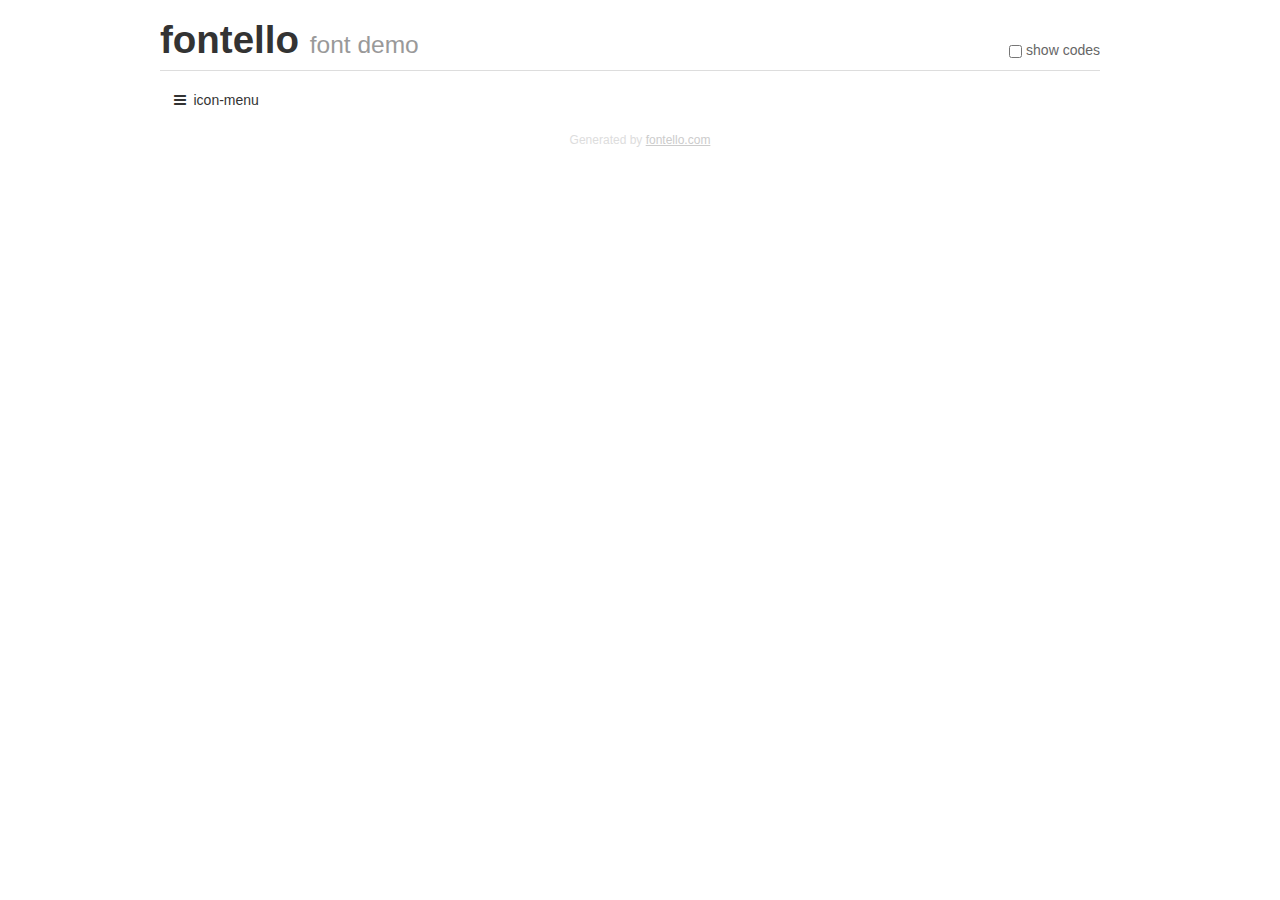
<file: src/libs/fontello/fontello-b5197392/demo.html>
<!DOCTYPE html>
<html>
  <head>
  <!--[if lt IE 9]><script language="javascript" type="text/javascript" src="//html5shim.googlecode.com/svn/trunk/html5.js"></script><![endif]-->
  <meta charset="UTF-8">
  <style>
    html {
      font-size: 100%;
      -webkit-text-size-adjust: 100%;
      -ms-text-size-adjust: 100%;
    }
    a:focus {
      outline: thin dotted #333;
      outline: 5px auto -webkit-focus-ring-color;
      outline-offset: -2px;
    }
    a:hover,
    a:active {
      outline: 0;
    }
    input {
      margin: 0;
      font-size: 100%;
      vertical-align: middle;
      *overflow: visible;
      line-height: normal;
    }
    input::-moz-focus-inner {
      padding: 0;
      border: 0;
    }
    body {
      margin: 0;
      font-family: "Helvetica Neue", Helvetica, Arial, sans-serif;
      font-size: 14px;
      line-height: 20px;
      color: #333;
      background-color: #fff;
    }
    a {
      color: #08c;
      text-decoration: none;
    }
    a:hover {
      color: #005580;
      text-decoration: underline;
    }
    .row {
      margin-left: -20px;
      *zoom: 1;
    }
    .row:before,
    .row:after {
      display: table;
      content: "";
      line-height: 0;
    }
    .row:after {
      clear: both;
    }
    .span3 {
      float: left;
      min-height: 1px;
      margin-left: 20px;
      width: 220px;
    }
    .container {
      width: 940px;
      margin-right: auto;
      margin-left: auto;
      *zoom: 1;
    }
    .container:before,
    .container:after {
      display: table;
      content: "";
      line-height: 0;
    }
    .container:after {
      clear: both;
    }
    small {
      font-size: 85%;
    }
    h1 {
      margin: 10px 0;
      font-family: inherit;
      font-weight: bold;
      line-height: 20px;
      color: inherit;
      text-rendering: optimizelegibility;
      line-height: 40px;
      font-size: 38.5px;
    }
    h1 small {
      font-weight: normal;
      line-height: 1;
      color: #999;
      font-size: 24.5px;
    }

    body {
      margin-top: 90px;
    }
    .header {
      position: fixed;
      top: 0;
      left: 50%;
      margin-left: -480px;
      background-color: #fff;
      border-bottom: 1px solid #ddd;
      padding-top: 10px;
      z-index: 10;
    }
    .footer {
      color: #ddd;
      font-size: 12px;
      text-align: center;
      margin-top: 20px;
    }
    .footer a {
      color: #ccc;
      text-decoration: underline;
    }
    .the-icons {
      font-size: 14px;
      line-height: 24px;
    }
    .switch {
      position: absolute;
      right: 0;
      bottom: 10px;
      color: #666;
    }
    .switch input {
      margin-right: 0.3em;
    }
    .codesOn .i-name {
      display: none;
    }
    .codesOn .i-code {
      display: inline;
    }
    .i-code {
      display: none;
    }
    @font-face {
      font-family: 'fontello';
      src: url('./font/fontello.eot?57202351');
      src: url('./font/fontello.eot?57202351#iefix') format('embedded-opentype'),
           url('./font/fontello.woff?57202351') format('woff'),
           url('./font/fontello.ttf?57202351') format('truetype'),
           url('./font/fontello.svg?57202351#fontello') format('svg');
      font-weight: normal;
      font-style: normal;
    }
    .demo-icon {
      font-family: "fontello";
      font-style: normal;
      font-weight: normal;
      speak: never;
     
      display: inline-block;
      text-decoration: inherit;
      width: 1em;
      margin-right: .2em;
      text-align: center;
      /* opacity: .8; */
     
      /* For safety - reset parent styles, that can break glyph codes*/
      font-variant: normal;
      text-transform: none;
     
      /* fix buttons height, for twitter bootstrap */
      line-height: 1em;
     
      /* Animation center compensation - margins should be symmetric */
      /* remove if not needed */
      margin-left: .2em;
     
      /* You can be more comfortable with increased icons size */
      /* font-size: 120%; */
     
      /* Font smoothing. That was taken from TWBS */
      -webkit-font-smoothing: antialiased;
      -moz-osx-font-smoothing: grayscale;
     
      /* Uncomment for 3D effect */
      /* text-shadow: 1px 1px 1px rgba(127, 127, 127, 0.3); */
    }
    </style>
    <link rel="stylesheet" href="css/animation.css"><!--[if IE 7]><link rel="stylesheet" href="css/" + font.fontname + "-ie7.css"><![endif]-->
    <script>
      function toggleCodes(on) {
        var obj = document.getElementById('icons');
      
        if (on) {
          obj.className += ' codesOn';
        } else {
          obj.className = obj.className.replace(' codesOn', '');
        }
      }
    </script>
  </head>
  <body>
    <div class="container header">
      <h1>fontello <small>font demo</small></h1>
      <label class="switch">
        <input type="checkbox" onclick="toggleCodes(this.checked)">show codes
      </label>
    </div>
    <div class="container" id="icons">
      <div class="row">
        <div class="span3" title="Code: 0xf0c9">
          <i class="demo-icon icon-menu">&#xf0c9;</i> <span class="i-name">icon-menu</span><span class="i-code">0xf0c9</span>
        </div>
      </div>
    <div class="container footer">Generated by <a href="https://fontello.com">fontello.com</a></div>
  </body>
</html>
</file>
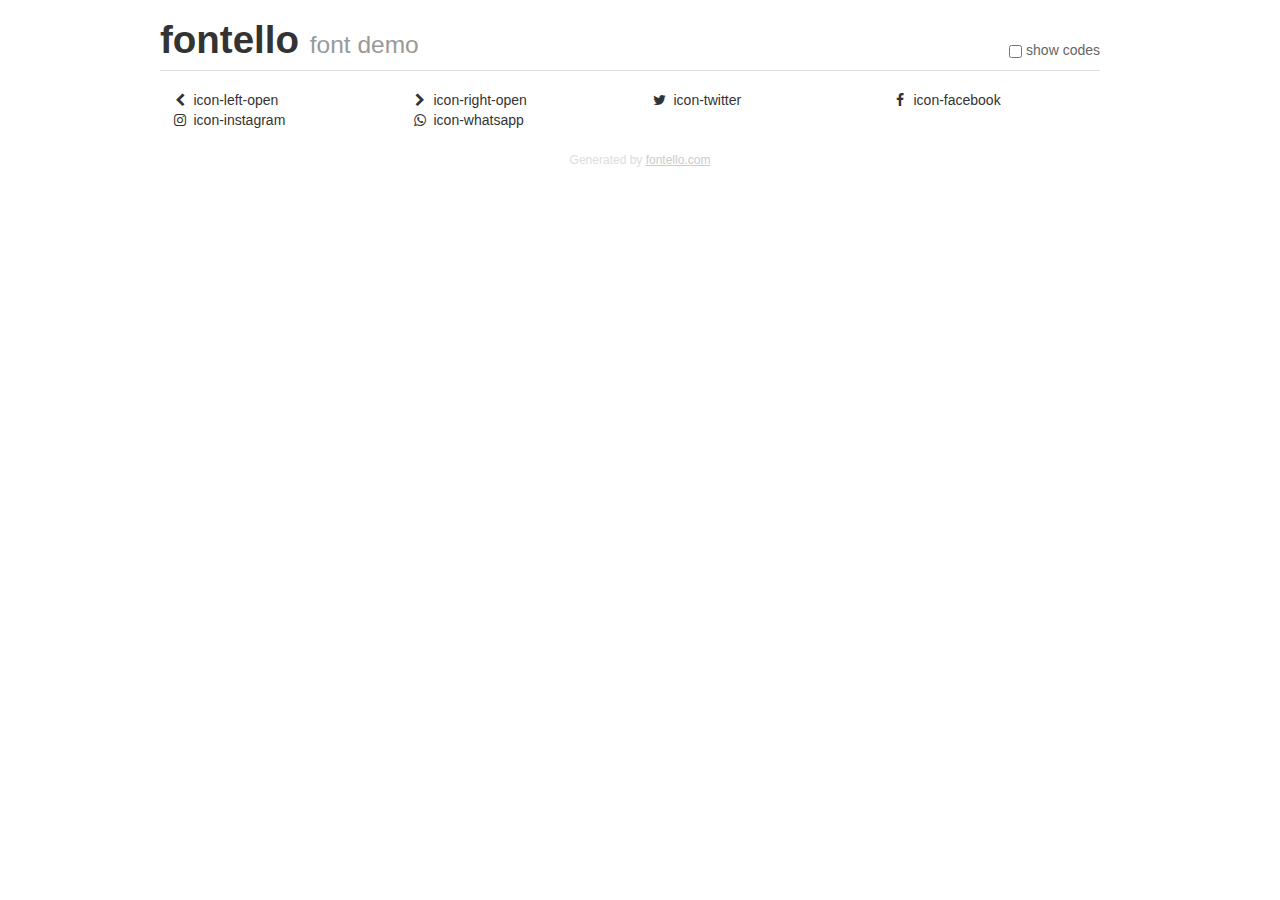
<file: src/libs/fontello/fontello-f45cca33/demo.html>
<!DOCTYPE html>
<html>
  <head>
  <!--[if lt IE 9]><script language="javascript" type="text/javascript" src="//html5shim.googlecode.com/svn/trunk/html5.js"></script><![endif]-->
  <meta charset="UTF-8">
  <style>
    html {
      font-size: 100%;
      -webkit-text-size-adjust: 100%;
      -ms-text-size-adjust: 100%;
    }
    a:focus {
      outline: thin dotted #333;
      outline: 5px auto -webkit-focus-ring-color;
      outline-offset: -2px;
    }
    a:hover,
    a:active {
      outline: 0;
    }
    input {
      margin: 0;
      font-size: 100%;
      vertical-align: middle;
      *overflow: visible;
      line-height: normal;
    }
    input::-moz-focus-inner {
      padding: 0;
      border: 0;
    }
    body {
      margin: 0;
      font-family: "Helvetica Neue", Helvetica, Arial, sans-serif;
      font-size: 14px;
      line-height: 20px;
      color: #333;
      background-color: #fff;
    }
    a {
      color: #08c;
      text-decoration: none;
    }
    a:hover {
      color: #005580;
      text-decoration: underline;
    }
    .row {
      margin-left: -20px;
      *zoom: 1;
    }
    .row:before,
    .row:after {
      display: table;
      content: "";
      line-height: 0;
    }
    .row:after {
      clear: both;
    }
    .span3 {
      float: left;
      min-height: 1px;
      margin-left: 20px;
      width: 220px;
    }
    .container {
      width: 940px;
      margin-right: auto;
      margin-left: auto;
      *zoom: 1;
    }
    .container:before,
    .container:after {
      display: table;
      content: "";
      line-height: 0;
    }
    .container:after {
      clear: both;
    }
    small {
      font-size: 85%;
    }
    h1 {
      margin: 10px 0;
      font-family: inherit;
      font-weight: bold;
      line-height: 20px;
      color: inherit;
      text-rendering: optimizelegibility;
      line-height: 40px;
      font-size: 38.5px;
    }
    h1 small {
      font-weight: normal;
      line-height: 1;
      color: #999;
      font-size: 24.5px;
    }

    body {
      margin-top: 90px;
    }
    .header {
      position: fixed;
      top: 0;
      left: 50%;
      margin-left: -480px;
      background-color: #fff;
      border-bottom: 1px solid #ddd;
      padding-top: 10px;
      z-index: 10;
    }
    .footer {
      color: #ddd;
      font-size: 12px;
      text-align: center;
      margin-top: 20px;
    }
    .footer a {
      color: #ccc;
      text-decoration: underline;
    }
    .the-icons {
      font-size: 14px;
      line-height: 24px;
    }
    .switch {
      position: absolute;
      right: 0;
      bottom: 10px;
      color: #666;
    }
    .switch input {
      margin-right: 0.3em;
    }
    .codesOn .i-name {
      display: none;
    }
    .codesOn .i-code {
      display: inline;
    }
    .i-code {
      display: none;
    }
    @font-face {
      font-family: 'fontello';
      src: url('./font/fontello.eot?5087990');
      src: url('./font/fontello.eot?5087990#iefix') format('embedded-opentype'),
           url('./font/fontello.woff?5087990') format('woff'),
           url('./font/fontello.ttf?5087990') format('truetype'),
           url('./font/fontello.svg?5087990#fontello') format('svg');
      font-weight: normal;
      font-style: normal;
    }
    .demo-icon {
      font-family: "fontello";
      font-style: normal;
      font-weight: normal;
      speak: never;
     
      display: inline-block;
      text-decoration: inherit;
      width: 1em;
      margin-right: .2em;
      text-align: center;
      /* opacity: .8; */
     
      /* For safety - reset parent styles, that can break glyph codes*/
      font-variant: normal;
      text-transform: none;
     
      /* fix buttons height, for twitter bootstrap */
      line-height: 1em;
     
      /* Animation center compensation - margins should be symmetric */
      /* remove if not needed */
      margin-left: .2em;
     
      /* You can be more comfortable with increased icons size */
      /* font-size: 120%; */
     
      /* Font smoothing. That was taken from TWBS */
      -webkit-font-smoothing: antialiased;
      -moz-osx-font-smoothing: grayscale;
     
      /* Uncomment for 3D effect */
      /* text-shadow: 1px 1px 1px rgba(127, 127, 127, 0.3); */
    }
    </style>
    <link rel="stylesheet" href="css/animation.css"><!--[if IE 7]><link rel="stylesheet" href="css/" + font.fontname + "-ie7.css"><![endif]-->
    <script>
      function toggleCodes(on) {
        var obj = document.getElementById('icons');
      
        if (on) {
          obj.className += ' codesOn';
        } else {
          obj.className = obj.className.replace(' codesOn', '');
        }
      }
    </script>
  </head>
  <body>
    <div class="container header">
      <h1>fontello <small>font demo</small></h1>
      <label class="switch">
        <input type="checkbox" onclick="toggleCodes(this.checked)">show codes
      </label>
    </div>
    <div class="container" id="icons">
      <div class="row">
        <div class="span3" title="Code: 0xe800">
          <i class="demo-icon icon-left-open">&#xe800;</i> <span class="i-name">icon-left-open</span><span class="i-code">0xe800</span>
        </div>
        <div class="span3" title="Code: 0xe801">
          <i class="demo-icon icon-right-open">&#xe801;</i> <span class="i-name">icon-right-open</span><span class="i-code">0xe801</span>
        </div>
        <div class="span3" title="Code: 0xf099">
          <i class="demo-icon icon-twitter">&#xf099;</i> <span class="i-name">icon-twitter</span><span class="i-code">0xf099</span>
        </div>
        <div class="span3" title="Code: 0xf09a">
          <i class="demo-icon icon-facebook">&#xf09a;</i> <span class="i-name">icon-facebook</span><span class="i-code">0xf09a</span>
        </div>
      </div>
      <div class="row">
        <div class="span3" title="Code: 0xf16d">
          <i class="demo-icon icon-instagram">&#xf16d;</i> <span class="i-name">icon-instagram</span><span class="i-code">0xf16d</span>
        </div>
        <div class="span3" title="Code: 0xf232">
          <i class="demo-icon icon-whatsapp">&#xf232;</i> <span class="i-name">icon-whatsapp</span><span class="i-code">0xf232</span>
        </div>
      </div>
    <div class="container footer">Generated by <a href="https://fontello.com">fontello.com</a></div>
  </body>
</html>
</file>
<file: src/fonts/Montserrat/stylesheet.css>
/* This stylesheet generated by Transfonter (https://transfonter.org) on October 3, 2017 10:05 PM */

@font-face {
	font-family: 'Montserrat';
	src: url('Montserrat-Light.eot');
	src: local('Montserrat Light'), local('Montserrat-Light'),
		url('Montserrat-Light.eot?#iefix') format('embedded-opentype'),
		url('Montserrat-Light.woff') format('woff'),
		url('Montserrat-Light.ttf') format('truetype');
	font-weight: 300;
	font-style: normal;
}

@font-face {
	font-family: 'Montserrat';
	src: url('Montserrat-MediumItalic.eot');
	src: local('Montserrat Medium Italic'), local('Montserrat-MediumItalic'),
		url('Montserrat-MediumItalic.eot?#iefix') format('embedded-opentype'),
		url('Montserrat-MediumItalic.woff') format('woff'),
		url('Montserrat-MediumItalic.ttf') format('truetype');
	font-weight: 500;
	font-style: italic;
}

@font-face {
	font-family: 'Montserrat';
	src: url('Montserrat-Thin.eot');
	src: local('Montserrat Thin'), local('Montserrat-Thin'),
		url('Montserrat-Thin.eot?#iefix') format('embedded-opentype'),
		url('Montserrat-Thin.woff') format('woff'),
		url('Montserrat-Thin.ttf') format('truetype');
	font-weight: 100;
	font-style: normal;
}

@font-face {
	font-family: 'Montserrat';
	src: url('Montserrat-ExtraLightItalic.eot');
	src: local('Montserrat ExtraLight Italic'), local('Montserrat-ExtraLightItalic'),
		url('Montserrat-ExtraLightItalic.eot?#iefix') format('embedded-opentype'),
		url('Montserrat-ExtraLightItalic.woff') format('woff'),
		url('Montserrat-ExtraLightItalic.ttf') format('truetype');
	font-weight: 200;
	font-style: italic;
}

@font-face {
	font-family: 'Montserrat';
	src: url('Montserrat-BoldItalic.eot');
	src: local('Montserrat Bold Italic'), local('Montserrat-BoldItalic'),
		url('Montserrat-BoldItalic.eot?#iefix') format('embedded-opentype'),
		url('Montserrat-BoldItalic.woff') format('woff'),
		url('Montserrat-BoldItalic.ttf') format('truetype');
	font-weight: bold;
	font-style: italic;
}

@font-face {
	font-family: 'Montserrat';
	src: url('Montserrat-SemiBold.eot');
	src: local('Montserrat SemiBold'), local('Montserrat-SemiBold'),
		url('Montserrat-SemiBold.eot?#iefix') format('embedded-opentype'),
		url('Montserrat-SemiBold.woff') format('woff'),
		url('Montserrat-SemiBold.ttf') format('truetype');
	font-weight: 600;
	font-style: normal;
}

@font-face {
	font-family: 'Montserrat';
	src: url('Montserrat-ExtraLight.eot');
	src: local('Montserrat ExtraLight'), local('Montserrat-ExtraLight'),
		url('Montserrat-ExtraLight.eot?#iefix') format('embedded-opentype'),
		url('Montserrat-ExtraLight.woff') format('woff'),
		url('Montserrat-ExtraLight.ttf') format('truetype');
	font-weight: 200;
	font-style: normal;
}

@font-face {
	font-family: 'Montserrat';
	src: url('Montserrat-ExtraBoldItalic.eot');
	src: local('Montserrat ExtraBold Italic'), local('Montserrat-ExtraBoldItalic'),
		url('Montserrat-ExtraBoldItalic.eot?#iefix') format('embedded-opentype'),
		url('Montserrat-ExtraBoldItalic.woff') format('woff'),
		url('Montserrat-ExtraBoldItalic.ttf') format('truetype');
	font-weight: 800;
	font-style: italic;
}

@font-face {
	font-family: 'Montserrat';
	src: url('Montserrat-Italic.eot');
	src: local('Montserrat Italic'), local('Montserrat-Italic'),
		url('Montserrat-Italic.eot?#iefix') format('embedded-opentype'),
		url('Montserrat-Italic.woff') format('woff'),
		url('Montserrat-Italic.ttf') format('truetype');
	font-weight: normal;
	font-style: italic;
}

@font-face {
	font-family: 'Montserrat';
	src: url('Montserrat-Bold.eot');
	src: local('Montserrat Bold'), local('Montserrat-Bold'),
		url('Montserrat-Bold.eot?#iefix') format('embedded-opentype'),
		url('Montserrat-Bold.woff') format('woff'),
		url('Montserrat-Bold.ttf') format('truetype');
	font-weight: bold;
	font-style: normal;
}

@font-face {
	font-family: 'Montserrat';
	src: url('Montserrat-LightItalic.eot');
	src: local('Montserrat Light Italic'), local('Montserrat-LightItalic'),
		url('Montserrat-LightItalic.eot?#iefix') format('embedded-opentype'),
		url('Montserrat-LightItalic.woff') format('woff'),
		url('Montserrat-LightItalic.ttf') format('truetype');
	font-weight: 300;
	font-style: italic;
}

@font-face {
	font-family: 'Montserrat';
	src: url('Montserrat-BlackItalic.eot');
	src: local('Montserrat Black Italic'), local('Montserrat-BlackItalic'),
		url('Montserrat-BlackItalic.eot?#iefix') format('embedded-opentype'),
		url('Montserrat-BlackItalic.woff') format('woff'),
		url('Montserrat-BlackItalic.ttf') format('truetype');
	font-weight: 900;
	font-style: italic;
}

@font-face {
	font-family: 'Montserrat';
	src: url('Montserrat-SemiBoldItalic.eot');
	src: local('Montserrat SemiBold Italic'), local('Montserrat-SemiBoldItalic'),
		url('Montserrat-SemiBoldItalic.eot?#iefix') format('embedded-opentype'),
		url('Montserrat-SemiBoldItalic.woff') format('woff'),
		url('Montserrat-SemiBoldItalic.ttf') format('truetype');
	font-weight: 600;
	font-style: italic;
}

@font-face {
	font-family: 'Montserrat';
	src: url('Montserrat-Regular.eot');
	src: local('Montserrat Regular'), local('Montserrat-Regular'),
		url('Montserrat-Regular.eot?#iefix') format('embedded-opentype'),
		url('Montserrat-Regular.woff') format('woff'),
		url('Montserrat-Regular.ttf') format('truetype');
	font-weight: normal;
	font-style: normal;
}

@font-face {
	font-family: 'Montserrat';
	src: url('Montserrat-Medium.eot');
	src: local('Montserrat Medium'), local('Montserrat-Medium'),
		url('Montserrat-Medium.eot?#iefix') format('embedded-opentype'),
		url('Montserrat-Medium.woff') format('woff'),
		url('Montserrat-Medium.ttf') format('truetype');
	font-weight: 500;
	font-style: normal;
}

@font-face {
	font-family: 'Montserrat';
	src: url('Montserrat-ExtraBold.eot');
	src: local('Montserrat ExtraBold'), local('Montserrat-ExtraBold'),
		url('Montserrat-ExtraBold.eot?#iefix') format('embedded-opentype'),
		url('Montserrat-ExtraBold.woff') format('woff'),
		url('Montserrat-ExtraBold.ttf') format('truetype');
	font-weight: 800;
	font-style: normal;
}

@font-face {
	font-family: 'Montserrat';
	src: url('Montserrat-Black.eot');
	src: local('Montserrat Black'), local('Montserrat-Black'),
		url('Montserrat-Black.eot?#iefix') format('embedded-opentype'),
		url('Montserrat-Black.woff') format('woff'),
		url('Montserrat-Black.ttf') format('truetype');
	font-weight: 900;
	font-style: normal;
}

@font-face {
	font-family: 'Montserrat';
	src: url('Montserrat-ThinItalic.eot');
	src: local('Montserrat Thin Italic'), local('Montserrat-ThinItalic'),
		url('Montserrat-ThinItalic.eot?#iefix') format('embedded-opentype'),
		url('Montserrat-ThinItalic.woff') format('woff'),
		url('Montserrat-ThinItalic.ttf') format('truetype');
	font-weight: 100;
	font-style: italic;
}
</file>
<file: src/libs/fontello/fontello-b5197392/css/animation.css>
/*
   Animation example, for spinners
*/
.animate-spin {
  -moz-animation: spin 2s infinite linear;
  -o-animation: spin 2s infinite linear;
  -webkit-animation: spin 2s infinite linear;
  animation: spin 2s infinite linear;
  display: inline-block;
}
@-moz-keyframes spin {
  0% {
    -moz-transform: rotate(0deg);
    -o-transform: rotate(0deg);
    -webkit-transform: rotate(0deg);
    transform: rotate(0deg);
  }

  100% {
    -moz-transform: rotate(359deg);
    -o-transform: rotate(359deg);
    -webkit-transform: rotate(359deg);
    transform: rotate(359deg);
  }
}
@-webkit-keyframes spin {
  0% {
    -moz-transform: rotate(0deg);
    -o-transform: rotate(0deg);
    -webkit-transform: rotate(0deg);
    transform: rotate(0deg);
  }

  100% {
    -moz-transform: rotate(359deg);
    -o-transform: rotate(359deg);
    -webkit-transform: rotate(359deg);
    transform: rotate(359deg);
  }
}
@-o-keyframes spin {
  0% {
    -moz-transform: rotate(0deg);
    -o-transform: rotate(0deg);
    -webkit-transform: rotate(0deg);
    transform: rotate(0deg);
  }

  100% {
    -moz-transform: rotate(359deg);
    -o-transform: rotate(359deg);
    -webkit-transform: rotate(359deg);
    transform: rotate(359deg);
  }
}
@-ms-keyframes spin {
  0% {
    -moz-transform: rotate(0deg);
    -o-transform: rotate(0deg);
    -webkit-transform: rotate(0deg);
    transform: rotate(0deg);
  }

  100% {
    -moz-transform: rotate(359deg);
    -o-transform: rotate(359deg);
    -webkit-transform: rotate(359deg);
    transform: rotate(359deg);
  }
}
@keyframes spin {
  0% {
    -moz-transform: rotate(0deg);
    -o-transform: rotate(0deg);
    -webkit-transform: rotate(0deg);
    transform: rotate(0deg);
  }

  100% {
    -moz-transform: rotate(359deg);
    -o-transform: rotate(359deg);
    -webkit-transform: rotate(359deg);
    transform: rotate(359deg);
  }
}
</file>
<file: src/libs/fontello/fontello-f45cca33/css/animation.css>
/*
   Animation example, for spinners
*/
.animate-spin {
  -moz-animation: spin 2s infinite linear;
  -o-animation: spin 2s infinite linear;
  -webkit-animation: spin 2s infinite linear;
  animation: spin 2s infinite linear;
  display: inline-block;
}
@-moz-keyframes spin {
  0% {
    -moz-transform: rotate(0deg);
    -o-transform: rotate(0deg);
    -webkit-transform: rotate(0deg);
    transform: rotate(0deg);
  }

  100% {
    -moz-transform: rotate(359deg);
    -o-transform: rotate(359deg);
    -webkit-transform: rotate(359deg);
    transform: rotate(359deg);
  }
}
@-webkit-keyframes spin {
  0% {
    -moz-transform: rotate(0deg);
    -o-transform: rotate(0deg);
    -webkit-transform: rotate(0deg);
    transform: rotate(0deg);
  }

  100% {
    -moz-transform: rotate(359deg);
    -o-transform: rotate(359deg);
    -webkit-transform: rotate(359deg);
    transform: rotate(359deg);
  }
}
@-o-keyframes spin {
  0% {
    -moz-transform: rotate(0deg);
    -o-transform: rotate(0deg);
    -webkit-transform: rotate(0deg);
    transform: rotate(0deg);
  }

  100% {
    -moz-transform: rotate(359deg);
    -o-transform: rotate(359deg);
    -webkit-transform: rotate(359deg);
    transform: rotate(359deg);
  }
}
@-ms-keyframes spin {
  0% {
    -moz-transform: rotate(0deg);
    -o-transform: rotate(0deg);
    -webkit-transform: rotate(0deg);
    transform: rotate(0deg);
  }

  100% {
    -moz-transform: rotate(359deg);
    -o-transform: rotate(359deg);
    -webkit-transform: rotate(359deg);
    transform: rotate(359deg);
  }
}
@keyframes spin {
  0% {
    -moz-transform: rotate(0deg);
    -o-transform: rotate(0deg);
    -webkit-transform: rotate(0deg);
    transform: rotate(0deg);
  }

  100% {
    -moz-transform: rotate(359deg);
    -o-transform: rotate(359deg);
    -webkit-transform: rotate(359deg);
    transform: rotate(359deg);
  }
}
</file>
